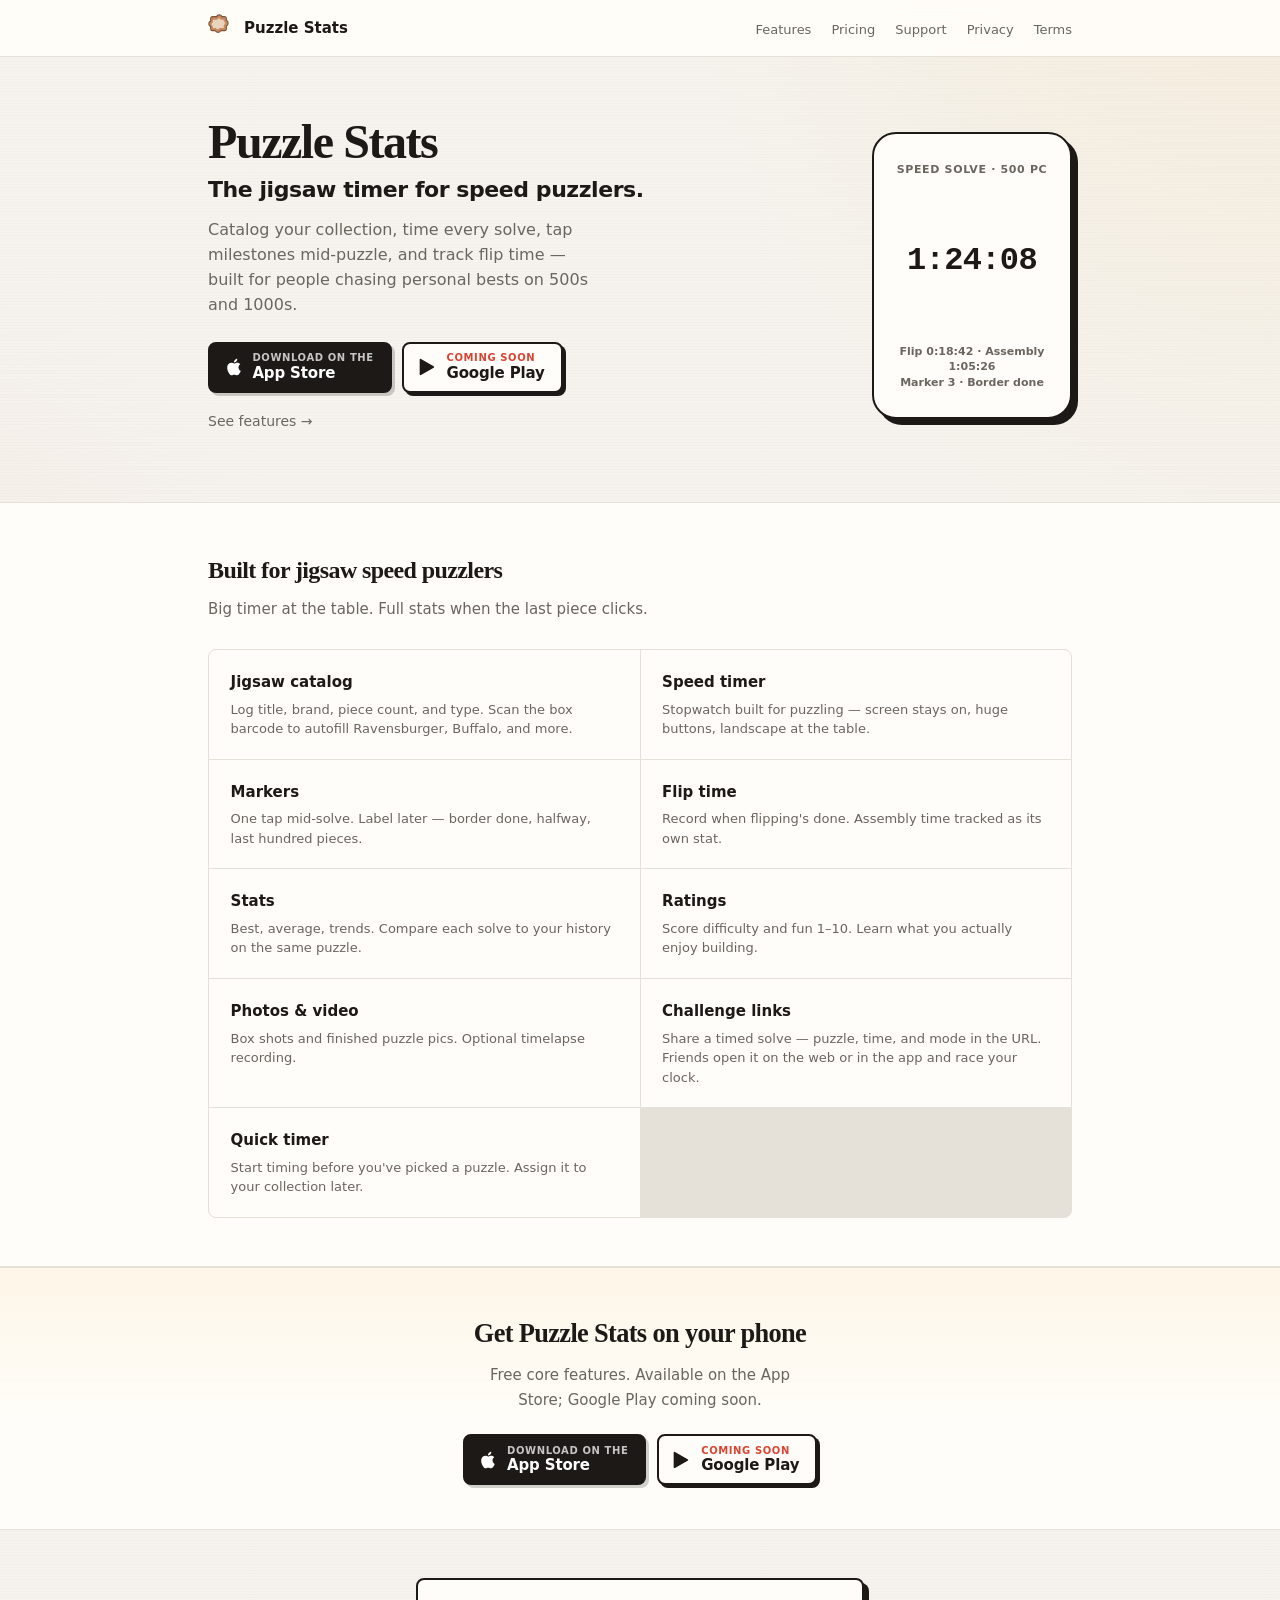
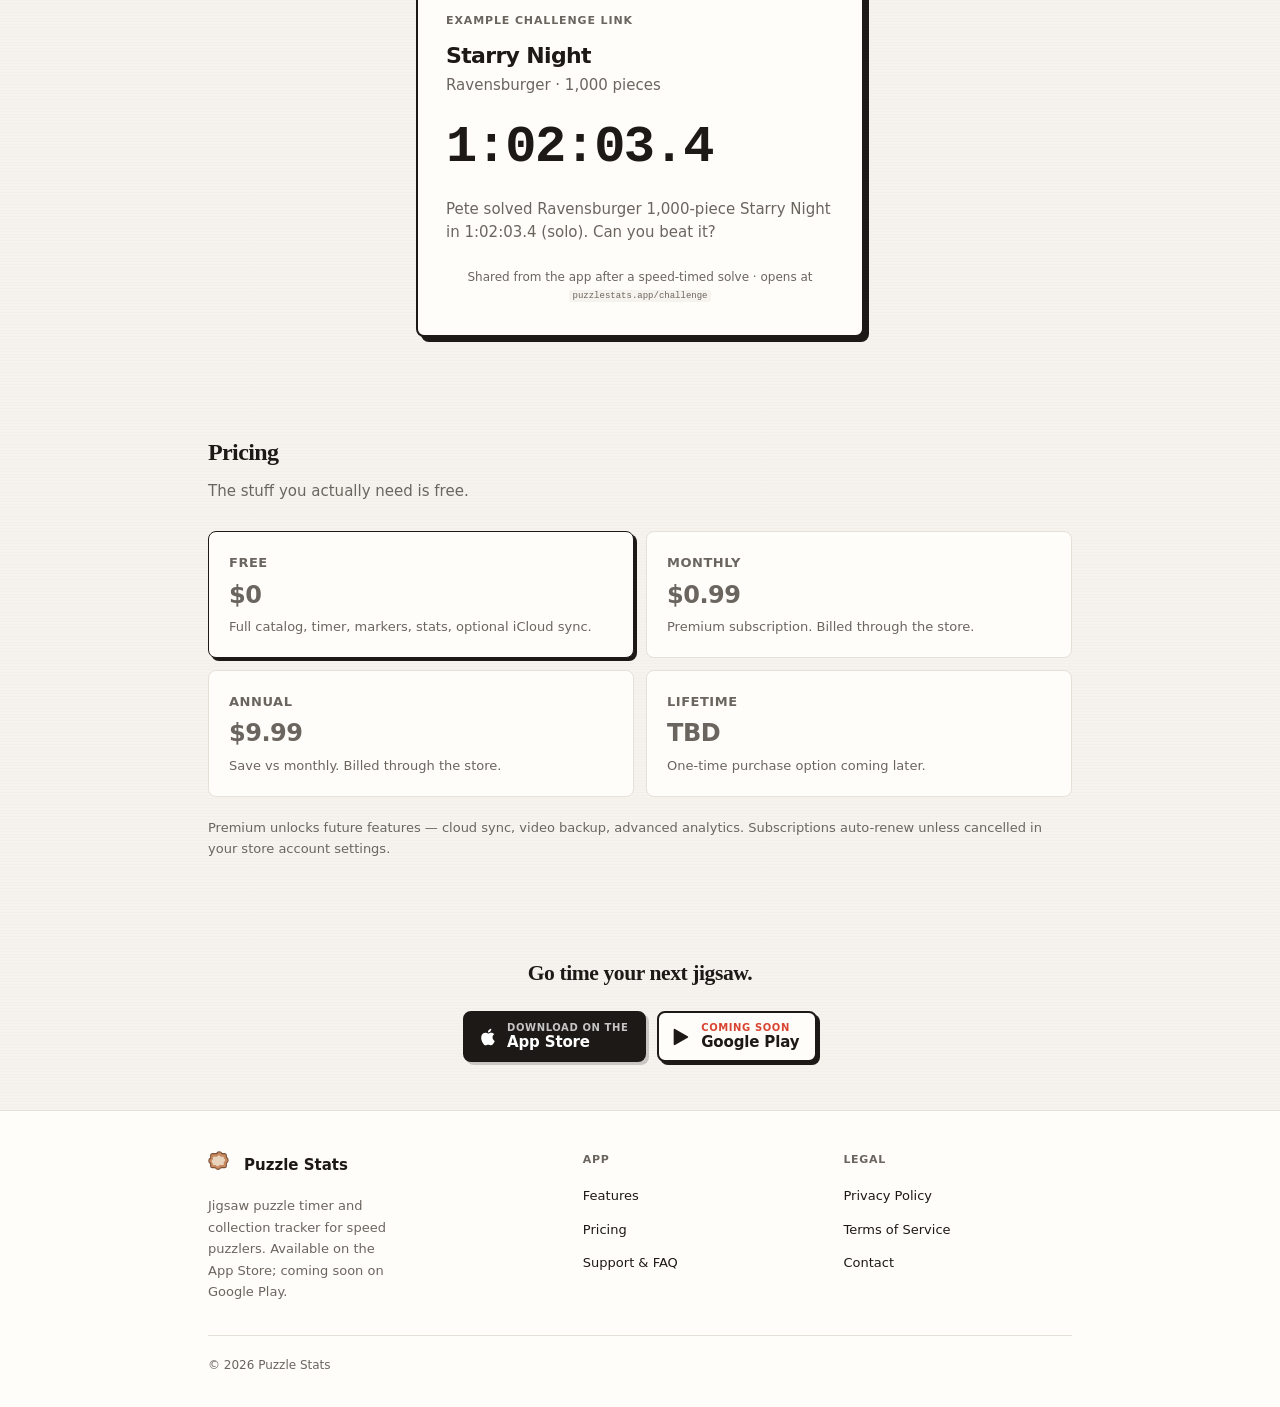
<file: index.html>
<!DOCTYPE html>
<html lang="en">
<head>
  <meta charset="UTF-8">
  <meta name="viewport" content="width=device-width, initial-scale=1.0">
  <title>Puzzle Stats — Jigsaw Puzzle Timer for Speed Puzzlers</title>
  <meta name="description" content="Time your jigsaw solves, track flip time, and log your collection. Puzzle Stats — the speed-puzzling timer for iOS and Android. Available on the App Store; coming soon on Google Play.">
  <meta name="keywords" content="puzzle timer, jigsaw puzzle tracker, puzzle stats, speed puzzling, puzzle app iOS, puzzle app Android">
  <meta name="author" content="Puzzle Stats">
  <meta name="robots" content="index, follow, max-image-preview:large, max-snippet:-1, max-video-preview:-1">
  <meta name="googlebot" content="index, follow">
  <meta name="application-name" content="Puzzle Stats">
  <meta name="apple-mobile-web-app-title" content="Puzzle Stats">
  <meta name="theme-color" content="#f6f3ee">
  <link rel="icon" href="/assets/favicon.svg" type="image/svg+xml">
  <link rel="apple-touch-icon" href="/assets/favicon.svg">
  <link rel="canonical" href="https://puzzlestats.app/">
  <!--
    Google Search Console ownership (HTML meta method):
    In Search Console → Settings → Ownership verification → HTML tag,
    copy the meta tag Google gives you and paste it below this comment
    (replace PASTE_CODE_FROM_GOOGLE with the real content value).
    Do not invent a token. Prefer DNS TXT verification when possible.
    <meta name="google-site-verification" content="PASTE_CODE_FROM_GOOGLE">
  -->
  <meta property="og:type" content="website">
  <meta property="og:url" content="https://puzzlestats.app/">
  <meta property="og:title" content="Puzzle Stats — Jigsaw Timer for Speed Puzzlers">
  <meta property="og:description" content="Time jigsaw solves, track flip time, and build your puzzle collection. Built for speed puzzlers — available on iOS, coming soon on Android.">
  <meta property="og:site_name" content="Puzzle Stats">
  <meta property="og:locale" content="en_US">
  <meta property="og:image" content="https://puzzlestats.app/assets/og-image.svg">
  <meta property="og:image:width" content="1200">
  <meta property="og:image:height" content="630">
  <meta property="og:image:alt" content="Puzzle Stats">
  <meta name="twitter:card" content="summary_large_image">
  <meta name="twitter:title" content="Puzzle Stats — Jigsaw Puzzle Timer">
  <meta name="twitter:description" content="Catalog puzzles, time your solves, record milestones. Available on the App Store; coming soon on Google Play.">
  <meta name="twitter:image" content="https://puzzlestats.app/assets/og-image.svg">
  <link rel="stylesheet" href="css/styles.css">
  <script type="application/ld+json">
  {
    "@context": "https://schema.org",
    "@graph": [
      {
        "@type": "WebSite",
        "@id": "https://puzzlestats.app/#website",
        "url": "https://puzzlestats.app/",
        "name": "Puzzle Stats",
        "publisher": { "@id": "https://puzzlestats.app/#organization" },
        "inLanguage": "en-US"
      },
      {
        "@type": "Organization",
        "@id": "https://puzzlestats.app/#organization",
        "name": "Puzzle Stats",
        "url": "https://puzzlestats.app/",
        "logo": { "@type": "ImageObject", "url": "https://puzzlestats.app/assets/favicon.svg" },
        "contactPoint": {
          "@type": "ContactPoint",
          "email": "puzzlestatsapp@gmail.com",
          "contactType": "customer support"
        }
      },
      {
        "@type": "SoftwareApplication",
        "@id": "https://puzzlestats.app/#app",
        "name": "Puzzle Stats",
        "operatingSystem": "iOS, Android",
        "applicationCategory": "LifestyleApplication",
        "offers": [
          { "@type": "Offer", "price": "0", "priceCurrency": "USD" },
          { "@type": "Offer", "price": "0.99", "priceCurrency": "USD" },
          { "@type": "Offer", "price": "9.99", "priceCurrency": "USD" }
        ]
      }
    ]
  }
  </script>
</head>
<body>
  <header class="site-header">
    <div class="container container--wide">
      <a href="/" class="logo" aria-label="Puzzle Stats home">
        <img src="/assets/favicon.svg" alt="" class="logo-icon" width="28" height="28">
        Puzzle Stats
      </a>
      <button class="nav-toggle" type="button" aria-label="Menu" aria-expanded="false" aria-controls="site-nav">
        <svg width="22" height="22" viewBox="0 0 24 24" fill="none" stroke="currentColor" stroke-width="2"><path d="M4 6h16M4 12h16M4 18h16"/></svg>
      </button>
      <nav id="site-nav">
        <ul class="nav-links">
          <li><a href="#features">Features</a></li>
          <li><a href="#pricing">Pricing</a></li>
          <li><a href="support.html">Support</a></li>
          <li><a href="privacy.html">Privacy</a></li>
          <li><a href="terms.html">Terms</a></li>
        </ul>
      </nav>
    </div>
  </header>

  <main>
    <section class="hero">
      <div class="container container--wide hero-grid">
        <div class="hero-copy">
          <h1 class="hero-brand">Puzzle Stats</h1>
          <p class="hero-tagline">The jigsaw timer for speed puzzlers.</p>
          <p class="hero-lead">Catalog your collection, time every solve, tap milestones mid-puzzle, and track flip time — built for people chasing personal bests on 500s and 1000s.</p>
          <div class="store-badges" role="group" aria-label="App availability">
            <a class="store-badge" data-store="app" href="https://apps.apple.com/app/puzzle-stats/id6787608046" target="_blank" rel="noopener noreferrer">
              <svg viewBox="0 0 24 24" fill="currentColor" aria-hidden="true"><path d="M18.71 19.5c-.83 1.24-1.71 2.45-3.05 2.47-1.34.03-1.77-.79-3.29-.79-1.53 0-2 .77-3.27.82-1.31.05-2.3-1.32-3.14-2.53C4.25 17 2.94 12.45 4.7 9.39c.87-1.52 2.43-2.48 4.12-2.51 1.28-.02 2.5.87 3.29.87.78 0 2.26-1.07 3.8-.91.65.03 2.47.26 3.64 1.98-.09.06-2.17 1.28-2.15 3.81.03 3.02 2.65 4.03 2.68 4.04-.03.07-.42 1.44-1.38 2.83M13 3.5c.73-.83 1.94-1.46 2.94-1.5.13 1.17-.34 2.35-1.04 3.19-.69.85-1.83 1.51-2.95 1.42-.15-1.15.41-2.35 1.05-3.11z"/></svg>
              <span class="store-badge-text">
                <span class="store-badge-label">Download on the</span>
                <span class="store-badge-store">App Store</span>
              </span>
            </a>
            <span class="store-badge store-badge--soon" data-store="play" aria-disabled="true">
              <svg viewBox="0 0 24 24" fill="currentColor" aria-hidden="true"><path d="M3.6 2.3C3.2 2.1 2.8 2.1 2.5 2.3 2.2 2.5 2 2.8 2 3.2v17.6c0 .4.2.7.5.9.3.2.7.2 1.1 0l15.2-8.8c.4-.2.6-.6.6-.9s-.2-.7-.6-.9L3.6 2.3z"/></svg>
              <span class="store-badge-text">
                <span class="store-badge-label">Coming soon</span>
                <span class="store-badge-store">Google Play</span>
              </span>
            </span>
          </div>
          <a href="#features" class="text-link hero-features-link">See features →</a>
        </div>
        <div class="hero-visual" aria-hidden="true">
          <p class="mock-label">Speed solve · 500 pc</p>
          <p class="mock-timer">1:24:08</p>
          <p class="mock-meta">Flip 0:18:42 · Assembly 1:05:26<br>Marker 3 · Border done</p>
        </div>
      </div>
    </section>

    <section class="section section--alt" id="features">
      <div class="container container--wide">
        <div class="section-head">
          <h2>Built for jigsaw speed puzzlers</h2>
          <p>Big timer at the table. Full stats when the last piece clicks.</p>
        </div>
        <div class="feature-grid">
          <article class="feature-item">
            <h3>Jigsaw catalog</h3>
            <p>Log title, brand, piece count, and type. Scan the box barcode to autofill Ravensburger, Buffalo, and more.</p>
          </article>
          <article class="feature-item">
            <h3>Speed timer</h3>
            <p>Stopwatch built for puzzling — screen stays on, huge buttons, landscape at the table.</p>
          </article>
          <article class="feature-item">
            <h3>Markers</h3>
            <p>One tap mid-solve. Label later — border done, halfway, last hundred pieces.</p>
          </article>
          <article class="feature-item">
            <h3>Flip time</h3>
            <p>Record when flipping's done. Assembly time tracked as its own stat.</p>
          </article>
          <article class="feature-item">
            <h3>Stats</h3>
            <p>Best, average, trends. Compare each solve to your history on the same puzzle.</p>
          </article>
          <article class="feature-item">
            <h3>Ratings</h3>
            <p>Score difficulty and fun 1–10. Learn what you actually enjoy building.</p>
          </article>
          <article class="feature-item">
            <h3>Photos &amp; video</h3>
            <p>Box shots and finished puzzle pics. Optional timelapse recording.</p>
          </article>
          <article class="feature-item">
            <h3>Challenge links</h3>
            <p>Share a timed solve — puzzle, time, and mode in the URL. Friends open it on the web or in the app and race your clock.</p>
          </article>
          <article class="feature-item">
            <h3>Quick timer</h3>
            <p>Start timing before you've picked a puzzle. Assign it to your collection later.</p>
          </article>
        </div>
      </div>
    </section>

    <section class="promo-band" aria-labelledby="promo-heading">
      <div class="container">
        <h2 id="promo-heading">Get Puzzle Stats on your phone</h2>
        <p>Free core features. Available on the App Store; Google Play coming soon.</p>
        <div class="store-badges store-badges--center" role="group" aria-label="App availability">
          <a class="store-badge" data-store="app" href="https://apps.apple.com/app/puzzle-stats/id6787608046" target="_blank" rel="noopener noreferrer">
            <svg viewBox="0 0 24 24" fill="currentColor" aria-hidden="true"><path d="M18.71 19.5c-.83 1.24-1.71 2.45-3.05 2.47-1.34.03-1.77-.79-3.29-.79-1.53 0-2 .77-3.27.82-1.31.05-2.3-1.32-3.14-2.53C4.25 17 2.94 12.45 4.7 9.39c.87-1.52 2.43-2.48 4.12-2.51 1.28-.02 2.5.87 3.29.87.78 0 2.26-1.07 3.8-.91.65.03 2.47.26 3.64 1.98-.09.06-2.17 1.28-2.15 3.81.03 3.02 2.65 4.03 2.68 4.04-.03.07-.42 1.44-1.38 2.83M13 3.5c.73-.83 1.94-1.46 2.94-1.5.13 1.17-.34 2.35-1.04 3.19-.69.85-1.83 1.51-2.95 1.42-.15-1.15.41-2.35 1.05-3.11z"/></svg>
            <span class="store-badge-text">
              <span class="store-badge-label">Download on the</span>
              <span class="store-badge-store">App Store</span>
            </span>
          </a>
          <span class="store-badge store-badge--soon" data-store="play" aria-disabled="true">
            <svg viewBox="0 0 24 24" fill="currentColor" aria-hidden="true"><path d="M3.6 2.3C3.2 2.1 2.8 2.1 2.5 2.3 2.2 2.5 2 2.8 2 3.2v17.6c0 .4.2.7.5.9.3.2.7.2 1.1 0l15.2-8.8c.4-.2.6-.6.6-.9s-.2-.7-.6-.9L3.6 2.3z"/></svg>
            <span class="store-badge-text">
              <span class="store-badge-label">Coming soon</span>
              <span class="store-badge-store">Google Play</span>
            </span>
          </span>
        </div>
      </div>
    </section>

    <section class="section" id="challenges">
      <div class="container">
        <div class="challenge-card challenge-card--preview">
          <p class="challenge-eyebrow">Example challenge link</p>
          <h2 class="challenge-title">Starry Night</h2>
          <p class="challenge-sub">Ravensburger · 1,000 pieces</p>
          <p class="challenge-time">1:02:03.4</p>
          <p class="challenge-copy">Pete solved Ravensburger 1,000-piece Starry Night in 1:02:03.4 (solo). Can you beat it?</p>
          <p class="challenge-note" style="margin-top:0">Shared from the app after a speed-timed solve · opens at <code>puzzlestats.app/challenge</code></p>
        </div>
      </div>
    </section>

    <section class="section" id="pricing">
      <div class="container container--wide">
        <div class="section-head">
          <h2>Pricing</h2>
          <p>The stuff you actually need is free.</p>
        </div>
        <div class="pricing-grid">
          <div class="pricing-card pricing-card--highlight">
            <h3>Free</h3>
            <p class="price">$0</p>
            <p>Full catalog, timer, markers, stats, optional iCloud sync.</p>
          </div>
          <div class="pricing-card">
            <h3>Monthly</h3>
            <p class="price">$0.99</p>
            <p>Premium subscription. Billed through the store.</p>
          </div>
          <div class="pricing-card">
            <h3>Annual</h3>
            <p class="price">$9.99</p>
            <p>Save vs monthly. Billed through the store.</p>
          </div>
          <div class="pricing-card">
            <h3>Lifetime</h3>
            <p class="price">TBD</p>
            <p>One-time purchase option coming later.</p>
          </div>
        </div>
        <p class="pricing-note">Premium unlocks future features — cloud sync, video backup, advanced analytics. Subscriptions auto-renew unless cancelled in your store account settings.</p>
      </div>
    </section>

    <section class="cta-band">
      <div class="container">
        <p>Go time your next jigsaw.</p>
        <div class="store-badges store-badges--center" role="group" aria-label="App availability">
          <a class="store-badge" data-store="app" href="https://apps.apple.com/app/puzzle-stats/id6787608046" target="_blank" rel="noopener noreferrer">
            <svg viewBox="0 0 24 24" fill="currentColor" aria-hidden="true"><path d="M18.71 19.5c-.83 1.24-1.71 2.45-3.05 2.47-1.34.03-1.77-.79-3.29-.79-1.53 0-2 .77-3.27.82-1.31.05-2.3-1.32-3.14-2.53C4.25 17 2.94 12.45 4.7 9.39c.87-1.52 2.43-2.48 4.12-2.51 1.28-.02 2.5.87 3.29.87.78 0 2.26-1.07 3.8-.91.65.03 2.47.26 3.64 1.98-.09.06-2.17 1.28-2.15 3.81.03 3.02 2.65 4.03 2.68 4.04-.03.07-.42 1.44-1.38 2.83M13 3.5c.73-.83 1.94-1.46 2.94-1.5.13 1.17-.34 2.35-1.04 3.19-.69.85-1.83 1.51-2.95 1.42-.15-1.15.41-2.35 1.05-3.11z"/></svg>
            <span class="store-badge-text">
              <span class="store-badge-label">Download on the</span>
              <span class="store-badge-store">App Store</span>
            </span>
          </a>
          <span class="store-badge store-badge--soon" data-store="play" aria-disabled="true">
            <svg viewBox="0 0 24 24" fill="currentColor" aria-hidden="true"><path d="M3.6 2.3C3.2 2.1 2.8 2.1 2.5 2.3 2.2 2.5 2 2.8 2 3.2v17.6c0 .4.2.7.5.9.3.2.7.2 1.1 0l15.2-8.8c.4-.2.6-.6.6-.9s-.2-.7-.6-.9L3.6 2.3z"/></svg>
            <span class="store-badge-text">
              <span class="store-badge-label">Coming soon</span>
              <span class="store-badge-store">Google Play</span>
            </span>
          </span>
        </div>
      </div>
    </section>
  </main>

  <footer class="site-footer">
    <div class="footer-grid">
      <div class="footer-brand">
        <a href="/" class="logo">
          <img src="/assets/favicon.svg" alt="" class="logo-icon" width="28" height="28">
          Puzzle Stats
        </a>
        <p>Jigsaw puzzle timer and collection tracker for speed puzzlers. Available on the App Store; coming soon on Google Play.</p>
      </div>
      <div class="footer-col">
        <h4>App</h4>
        <ul>
          <li><a href="#features">Features</a></li>
          <li><a href="#pricing">Pricing</a></li>
          <li><a href="support.html">Support &amp; FAQ</a></li>
        </ul>
      </div>
      <div class="footer-col">
        <h4>Legal</h4>
        <ul>
          <li><a href="privacy.html">Privacy Policy</a></li>
          <li><a href="terms.html">Terms of Service</a></li>
          <li><a href="mailto:puzzlestatsapp@gmail.com">Contact</a></li>
        </ul>
      </div>
    </div>
    <p class="footer-bottom">© 2026 Puzzle Stats</p>
  </footer>

  <div class="mobile-store-bar" aria-label="Get the app">
    <p class="mobile-store-bar-label">Puzzle Stats · Available on iOS</p>
    <a class="store-badge store-badge--compact" data-store="app" href="https://apps.apple.com/app/puzzle-stats/id6787608046" target="_blank" rel="noopener noreferrer">
      <svg viewBox="0 0 24 24" fill="currentColor" aria-hidden="true"><path d="M18.71 19.5c-.83 1.24-1.71 2.45-3.05 2.47-1.34.03-1.77-.79-3.29-.79-1.53 0-2 .77-3.27.82-1.31.05-2.3-1.32-3.14-2.53C4.25 17 2.94 12.45 4.7 9.39c.87-1.52 2.43-2.48 4.12-2.51 1.28-.02 2.5.87 3.29.87.78 0 2.26-1.07 3.8-.91.65.03 2.47.26 3.64 1.98-.09.06-2.17 1.28-2.15 3.81.03 3.02 2.65 4.03 2.68 4.04-.03.07-.42 1.44-1.38 2.83M13 3.5c.73-.83 1.94-1.46 2.94-1.5.13 1.17-.34 2.35-1.04 3.19-.69.85-1.83 1.51-2.95 1.42-.15-1.15.41-2.35 1.05-3.11z"/></svg>
      <span class="store-badge-store">App Store</span>
    </a>
  </div>

  <script src="/js/site-config.js"></script>
  <script>
    document.querySelector('.nav-toggle')?.addEventListener('click', function () {
      const nav = document.querySelector('.nav-links');
      const open = nav.classList.toggle('open');
      this.setAttribute('aria-expanded', open);
    });
    document.querySelectorAll('.nav-links a').forEach(function (link) {
      link.addEventListener('click', function () {
        document.querySelector('.nav-links')?.classList.remove('open');
        document.querySelector('.nav-toggle')?.setAttribute('aria-expanded', 'false');
      });
    });
    window.PUZZLESTATS?.hydrateStoreBadges?.(document, 'homepage');
  </script>
</body>
</html>
</file>
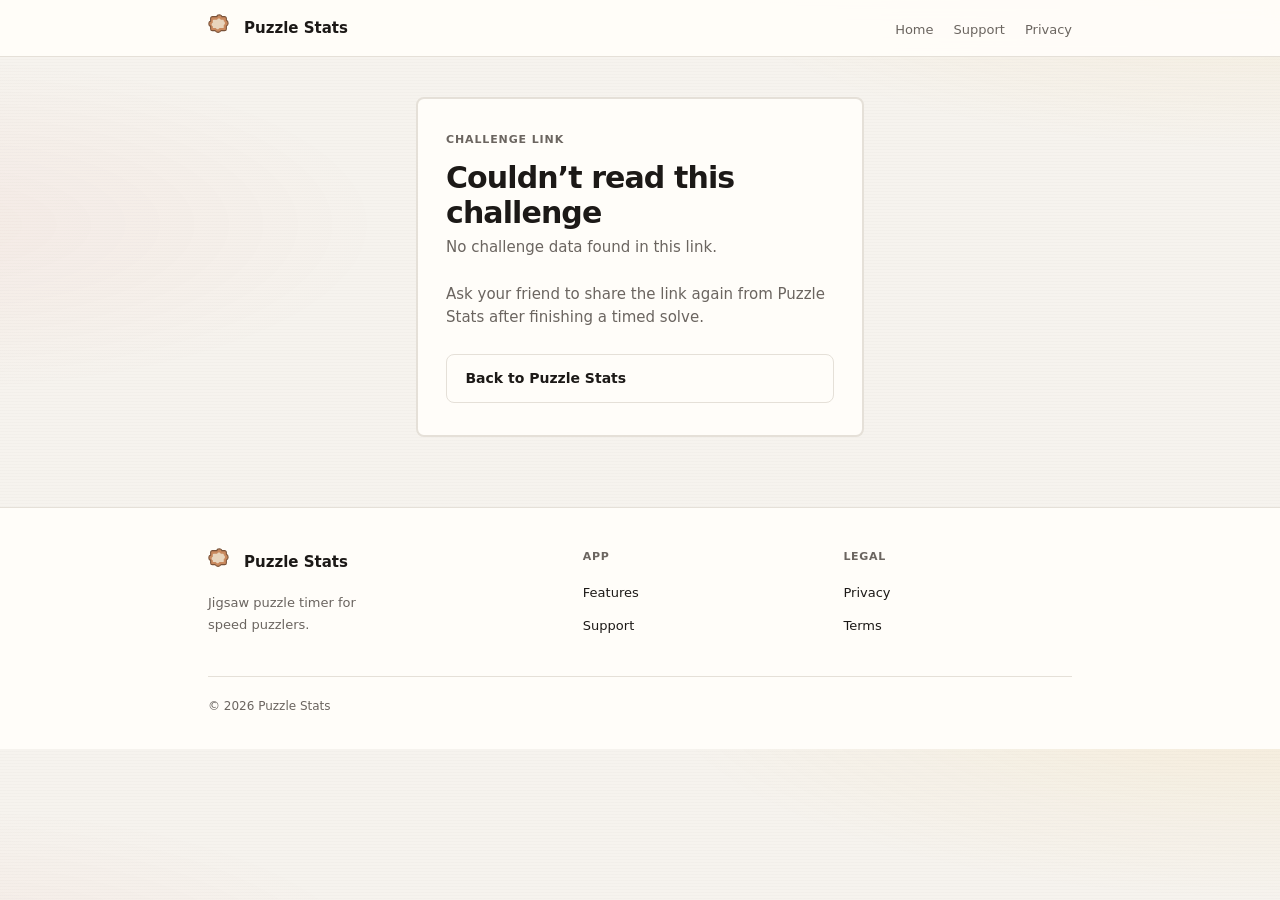
<file: challenge/index.html>
<!DOCTYPE html>
<html lang="en">
<head>
  <meta charset="UTF-8">
  <meta name="viewport" content="width=device-width, initial-scale=1.0">
  <title>Challenge — Puzzle Stats</title>
  <meta name="description" content="Accept a jigsaw speed puzzle challenge from a friend.">
  <meta name="robots" content="noindex">
  <meta name="theme-color" content="#f6f3ee">
  <link rel="icon" href="/assets/favicon.svg" type="image/svg+xml">
  <link rel="canonical" href="https://puzzlestats.app/challenge">
  <meta property="og:type" content="website">
  <meta property="og:url" content="https://puzzlestats.app/challenge">
  <meta property="og:site_name" content="Puzzle Stats">
  <meta property="og:image" content="https://puzzlestats.app/assets/og-image.svg">
  <meta name="twitter:card" content="summary">
  <link rel="stylesheet" href="/css/styles.css">
</head>
<body>
  <header class="site-header">
    <div class="container container--wide">
      <a href="/" class="logo" aria-label="Puzzle Stats home">
        <img src="/assets/favicon.svg" alt="" class="logo-icon" width="28" height="28">
        Puzzle Stats
      </a>
      <button class="nav-toggle" aria-label="Menu" aria-expanded="false">
        <svg width="22" height="22" viewBox="0 0 24 24" fill="none" stroke="currentColor" stroke-width="2"><path d="M4 6h16M4 12h16M4 18h16"/></svg>
      </button>
      <nav>
        <ul class="nav-links">
          <li><a href="/">Home</a></li>
          <li><a href="/support.html">Support</a></li>
          <li><a href="/privacy.html">Privacy</a></li>
        </ul>
      </nav>
    </div>
  </header>

  <main class="challenge-page">
    <div class="container" id="challenge-root">
      <p class="challenge-loading">Loading challenge…</p>
    </div>
  </main>

  <footer class="site-footer">
    <div class="footer-grid">
      <div class="footer-brand">
        <a href="/" class="logo">
          <img src="/assets/favicon.svg" alt="" class="logo-icon" width="28" height="28">
          Puzzle Stats
        </a>
        <p>Jigsaw puzzle timer for speed puzzlers.</p>
      </div>
      <div class="footer-col">
        <h4>App</h4>
        <ul>
          <li><a href="/#features">Features</a></li>
          <li><a href="/support.html">Support</a></li>
        </ul>
      </div>
      <div class="footer-col">
        <h4>Legal</h4>
        <ul>
          <li><a href="/privacy.html">Privacy</a></li>
          <li><a href="/terms.html">Terms</a></li>
        </ul>
      </div>
    </div>
    <p class="footer-bottom">© 2026 Puzzle Stats</p>
  </footer>

  <script src="/js/site-config.js"></script>
  <script src="/js/challenge.js"></script>
  <script>
    document.querySelector('.nav-toggle')?.addEventListener('click', function () {
      const nav = document.querySelector('.nav-links');
      const open = nav.classList.toggle('open');
      this.setAttribute('aria-expanded', open);
    });
    ChallengeShare.bootstrap({});
  </script>
</body>
</html>
</file>
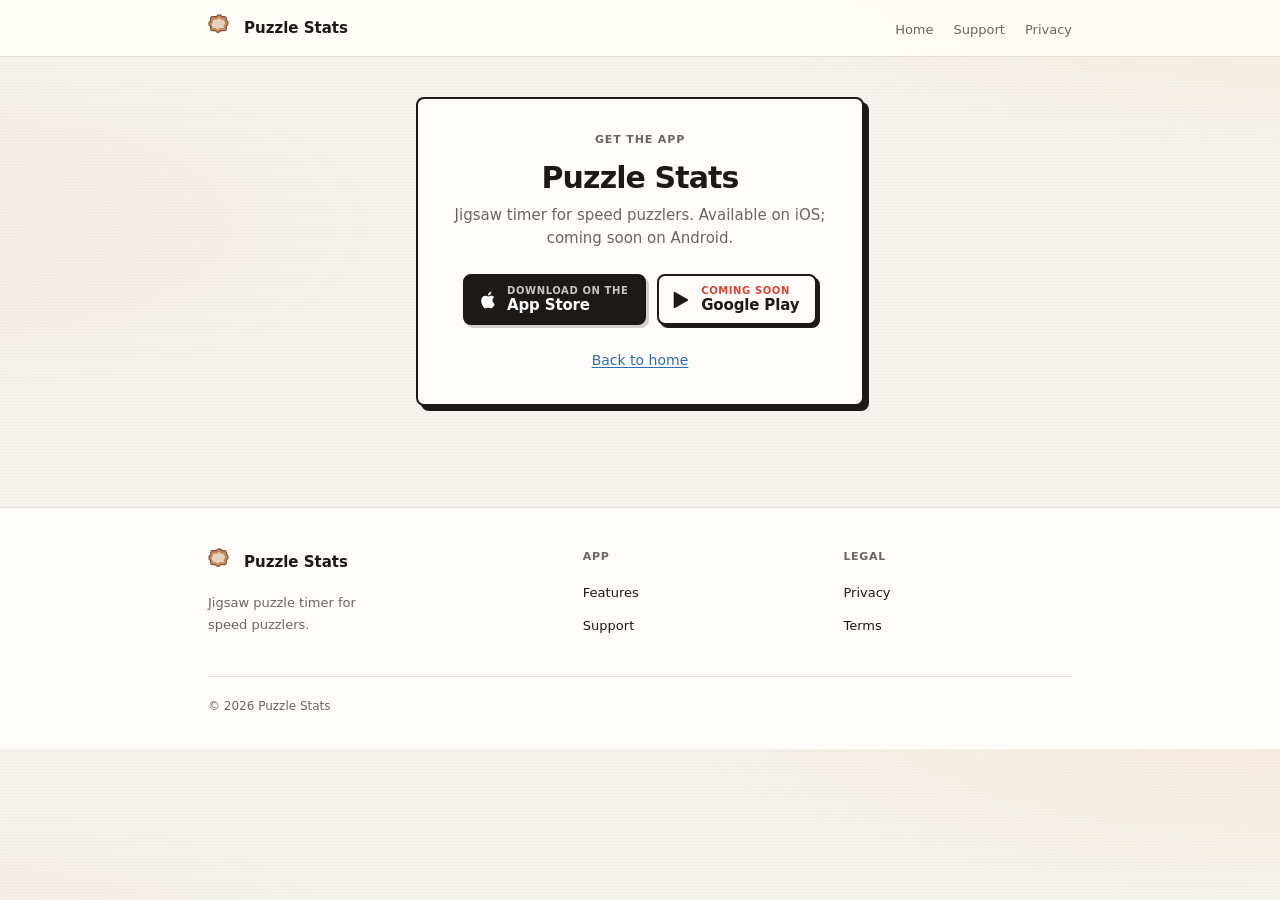
<file: download/index.html>
<!DOCTYPE html>
<html lang="en">
<head>
  <meta charset="UTF-8">
  <meta name="viewport" content="width=device-width, initial-scale=1.0">
  <title>Download — Puzzle Stats</title>
  <meta name="description" content="Get Puzzle Stats on the App Store. Coming soon on Google Play.">
  <meta name="robots" content="noindex, nofollow">
  <meta name="theme-color" content="#f6f3ee">
  <link rel="icon" href="/assets/favicon.svg" type="image/svg+xml">
  <link rel="canonical" href="https://puzzlestats.app/download">
  <meta property="og:type" content="website">
  <meta property="og:url" content="https://puzzlestats.app/download">
  <meta property="og:site_name" content="Puzzle Stats">
  <meta property="og:title" content="Download Puzzle Stats">
  <meta property="og:description" content="Get Puzzle Stats on the App Store. Coming soon on Google Play.">
  <meta property="og:image" content="https://puzzlestats.app/assets/og-image.svg">
  <meta name="twitter:card" content="summary">
  <link rel="stylesheet" href="/css/styles.css">
</head>
<body>
  <header class="site-header">
    <div class="container container--wide">
      <a href="/" class="logo" aria-label="Puzzle Stats home">
        <img src="/assets/favicon.svg" alt="" class="logo-icon" width="28" height="28">
        Puzzle Stats
      </a>
      <button class="nav-toggle" aria-label="Menu" aria-expanded="false">
        <svg width="22" height="22" viewBox="0 0 24 24" fill="none" stroke="currentColor" stroke-width="2"><path d="M4 6h16M4 12h16M4 18h16"/></svg>
      </button>
      <nav>
        <ul class="nav-links">
          <li><a href="/">Home</a></li>
          <li><a href="/support.html">Support</a></li>
          <li><a href="/privacy.html">Privacy</a></li>
        </ul>
      </nav>
    </div>
  </header>

  <main class="download-page" id="download-root">
    <div class="container">
      <p class="download-status" id="download-status">Opening the store…</p>

      <div class="download-card" id="download-landing" hidden>
        <p class="download-eyebrow">Get the app</p>
        <h1 class="download-title">Puzzle Stats</h1>
        <p class="download-sub">Jigsaw timer for speed puzzlers. Available on iOS; coming soon on Android.</p>
        <p class="download-source" id="download-source" hidden></p>
        <div class="store-badges store-badges--center" role="group" aria-label="App availability">
          <a class="store-badge" data-store="app" href="https://apps.apple.com/app/puzzle-stats/id6787608046" target="_blank" rel="noopener noreferrer">
            <svg viewBox="0 0 24 24" fill="currentColor" aria-hidden="true"><path d="M18.71 19.5c-.83 1.24-1.71 2.45-3.05 2.47-1.34.03-1.77-.79-3.29-.79-1.53 0-2 .77-3.27.82-1.31.05-2.3-1.32-3.14-2.53C4.25 17 2.94 12.45 4.7 9.39c.87-1.52 2.43-2.48 4.12-2.51 1.28-.02 2.5.87 3.29.87.78 0 2.26-1.07 3.8-.91.65.03 2.47.26 3.64 1.98-.09.06-2.17 1.28-2.15 3.81.03 3.02 2.65 4.03 2.68 4.04-.03.07-.42 1.44-1.38 2.83M13 3.5c.73-.83 1.94-1.46 2.94-1.5.13 1.17-.34 2.35-1.04 3.19-.69.85-1.83 1.51-2.95 1.42-.15-1.15.41-2.35 1.05-3.11z"/></svg>
            <span class="store-badge-text">
              <span class="store-badge-label">Download on the</span>
              <span class="store-badge-store">App Store</span>
            </span>
          </a>
          <span class="store-badge store-badge--soon" data-store="play" aria-disabled="true">
            <svg viewBox="0 0 24 24" fill="currentColor" aria-hidden="true"><path d="M3.6 2.3C3.2 2.1 2.8 2.1 2.5 2.3 2.2 2.5 2 2.8 2 3.2v17.6c0 .4.2.7.5.9.3.2.7.2 1.1 0l15.2-8.8c.4-.2.6-.6.6-.9s-.2-.7-.6-.9L3.6 2.3z"/></svg>
            <span class="store-badge-text">
              <span class="store-badge-label">Coming soon</span>
              <span class="store-badge-store">Google Play</span>
            </span>
          </span>
        </div>
        <p class="download-home"><a href="/">Back to home</a></p>
      </div>
    </div>
  </main>

  <footer class="site-footer">
    <div class="footer-grid">
      <div class="footer-brand">
        <a href="/" class="logo">
          <img src="/assets/favicon.svg" alt="" class="logo-icon" width="28" height="28">
          Puzzle Stats
        </a>
        <p>Jigsaw puzzle timer for speed puzzlers.</p>
      </div>
      <div class="footer-col">
        <h4>App</h4>
        <ul>
          <li><a href="/#features">Features</a></li>
          <li><a href="/support.html">Support</a></li>
        </ul>
      </div>
      <div class="footer-col">
        <h4>Legal</h4>
        <ul>
          <li><a href="/privacy.html">Privacy</a></li>
          <li><a href="/terms.html">Terms</a></li>
        </ul>
      </div>
    </div>
    <p class="footer-bottom">© 2026 Puzzle Stats</p>
  </footer>

  <noscript>
    <div class="container" style="padding:2rem 0;text-align:center">
      <p><a href="https://apps.apple.com/app/puzzle-stats/id6787608046">Download on the App Store</a></p>
    </div>
  </noscript>

  <script src="/js/site-config.js"></script>
  <script src="/js/download.js"></script>
  <script>
    document.querySelector('.nav-toggle')?.addEventListener('click', function () {
      const nav = document.querySelector('.nav-links');
      const open = nav.classList.toggle('open');
      this.setAttribute('aria-expanded', open);
    });
  </script>
</body>
</html>
</file>
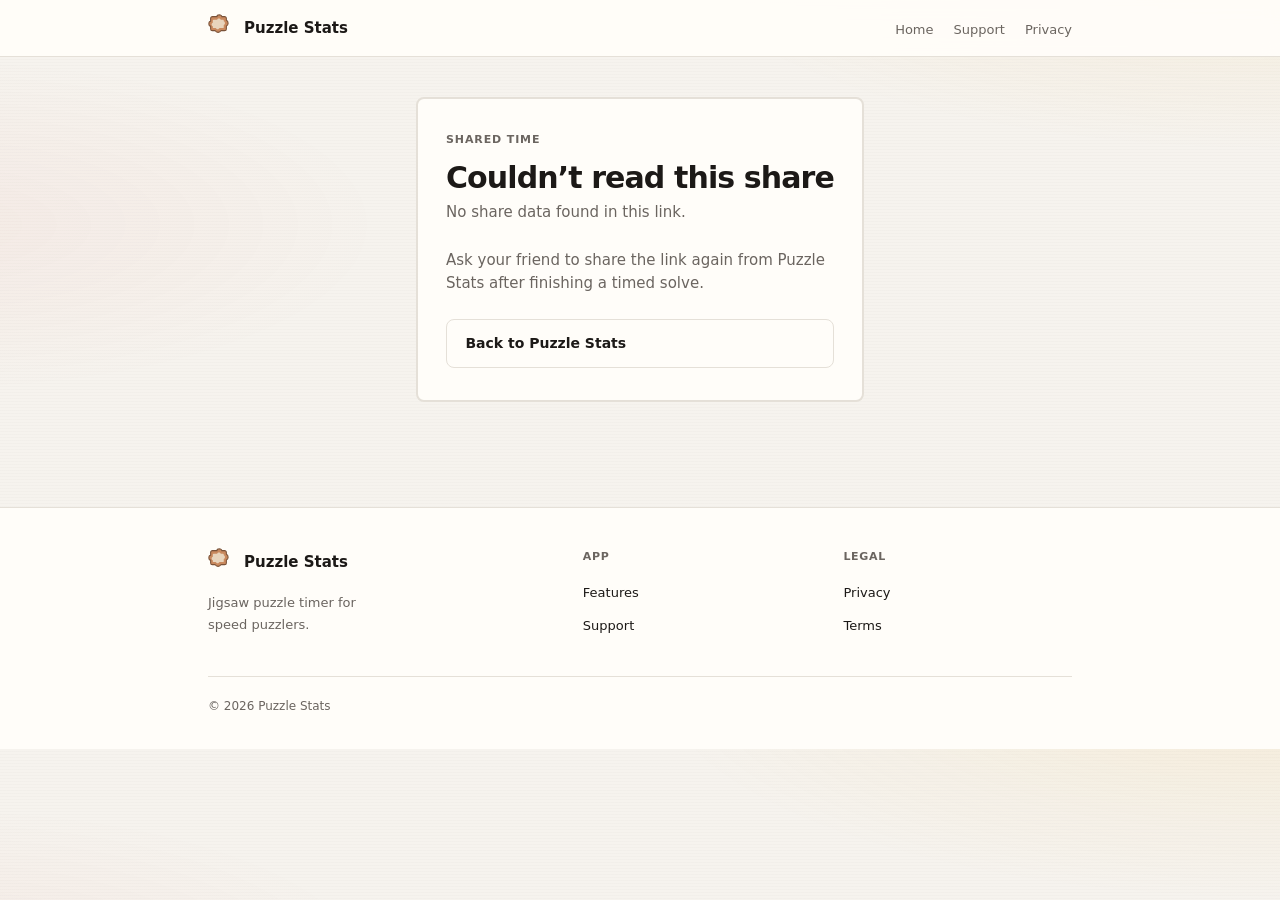
<file: share/index.html>
<!DOCTYPE html>
<html lang="en">
<head>
  <meta charset="UTF-8">
  <meta name="viewport" content="width=device-width, initial-scale=1.0">
  <title>Shared Time — Puzzle Stats</title>
  <meta name="description" content="Open a shared jigsaw solve time from a friend.">
  <meta name="robots" content="noindex">
  <meta name="theme-color" content="#f6f3ee">
  <link rel="icon" href="/assets/favicon.svg" type="image/svg+xml">
  <link rel="canonical" href="https://puzzlestats.app/share">
  <meta property="og:type" content="website">
  <meta property="og:url" content="https://puzzlestats.app/share">
  <meta property="og:site_name" content="Puzzle Stats">
  <meta property="og:image" content="https://puzzlestats.app/assets/og-image.svg">
  <meta name="twitter:card" content="summary">
  <link rel="stylesheet" href="/css/styles.css">
</head>
<body>
  <header class="site-header">
    <div class="container container--wide">
      <a href="/" class="logo" aria-label="Puzzle Stats home">
        <img src="/assets/favicon.svg" alt="" class="logo-icon" width="28" height="28">
        Puzzle Stats
      </a>
      <button class="nav-toggle" aria-label="Menu" aria-expanded="false">
        <svg width="22" height="22" viewBox="0 0 24 24" fill="none" stroke="currentColor" stroke-width="2"><path d="M4 6h16M4 12h16M4 18h16"/></svg>
      </button>
      <nav>
        <ul class="nav-links">
          <li><a href="/">Home</a></li>
          <li><a href="/support.html">Support</a></li>
          <li><a href="/privacy.html">Privacy</a></li>
        </ul>
      </nav>
    </div>
  </header>

  <main class="challenge-page">
    <div class="container" id="share-root">
      <p class="challenge-loading">Loading shared time…</p>
    </div>
  </main>

  <footer class="site-footer">
    <div class="footer-grid">
      <div class="footer-brand">
        <a href="/" class="logo">
          <img src="/assets/favicon.svg" alt="" class="logo-icon" width="28" height="28">
          Puzzle Stats
        </a>
        <p>Jigsaw puzzle timer for speed puzzlers.</p>
      </div>
      <div class="footer-col">
        <h4>App</h4>
        <ul>
          <li><a href="/#features">Features</a></li>
          <li><a href="/support.html">Support</a></li>
        </ul>
      </div>
      <div class="footer-col">
        <h4>Legal</h4>
        <ul>
          <li><a href="/privacy.html">Privacy</a></li>
          <li><a href="/terms.html">Terms</a></li>
        </ul>
      </div>
    </div>
    <p class="footer-bottom">© 2026 Puzzle Stats</p>
  </footer>

  <script src="/js/site-config.js"></script>
  <script src="/js/share.js"></script>
  <script>
    document.querySelector('.nav-toggle')?.addEventListener('click', function () {
      const nav = document.querySelector('.nav-links');
      const open = nav.classList.toggle('open');
      this.setAttribute('aria-expanded', open);
    });
    TimeShare.bootstrap({});
  </script>
</body>
</html>
</file>
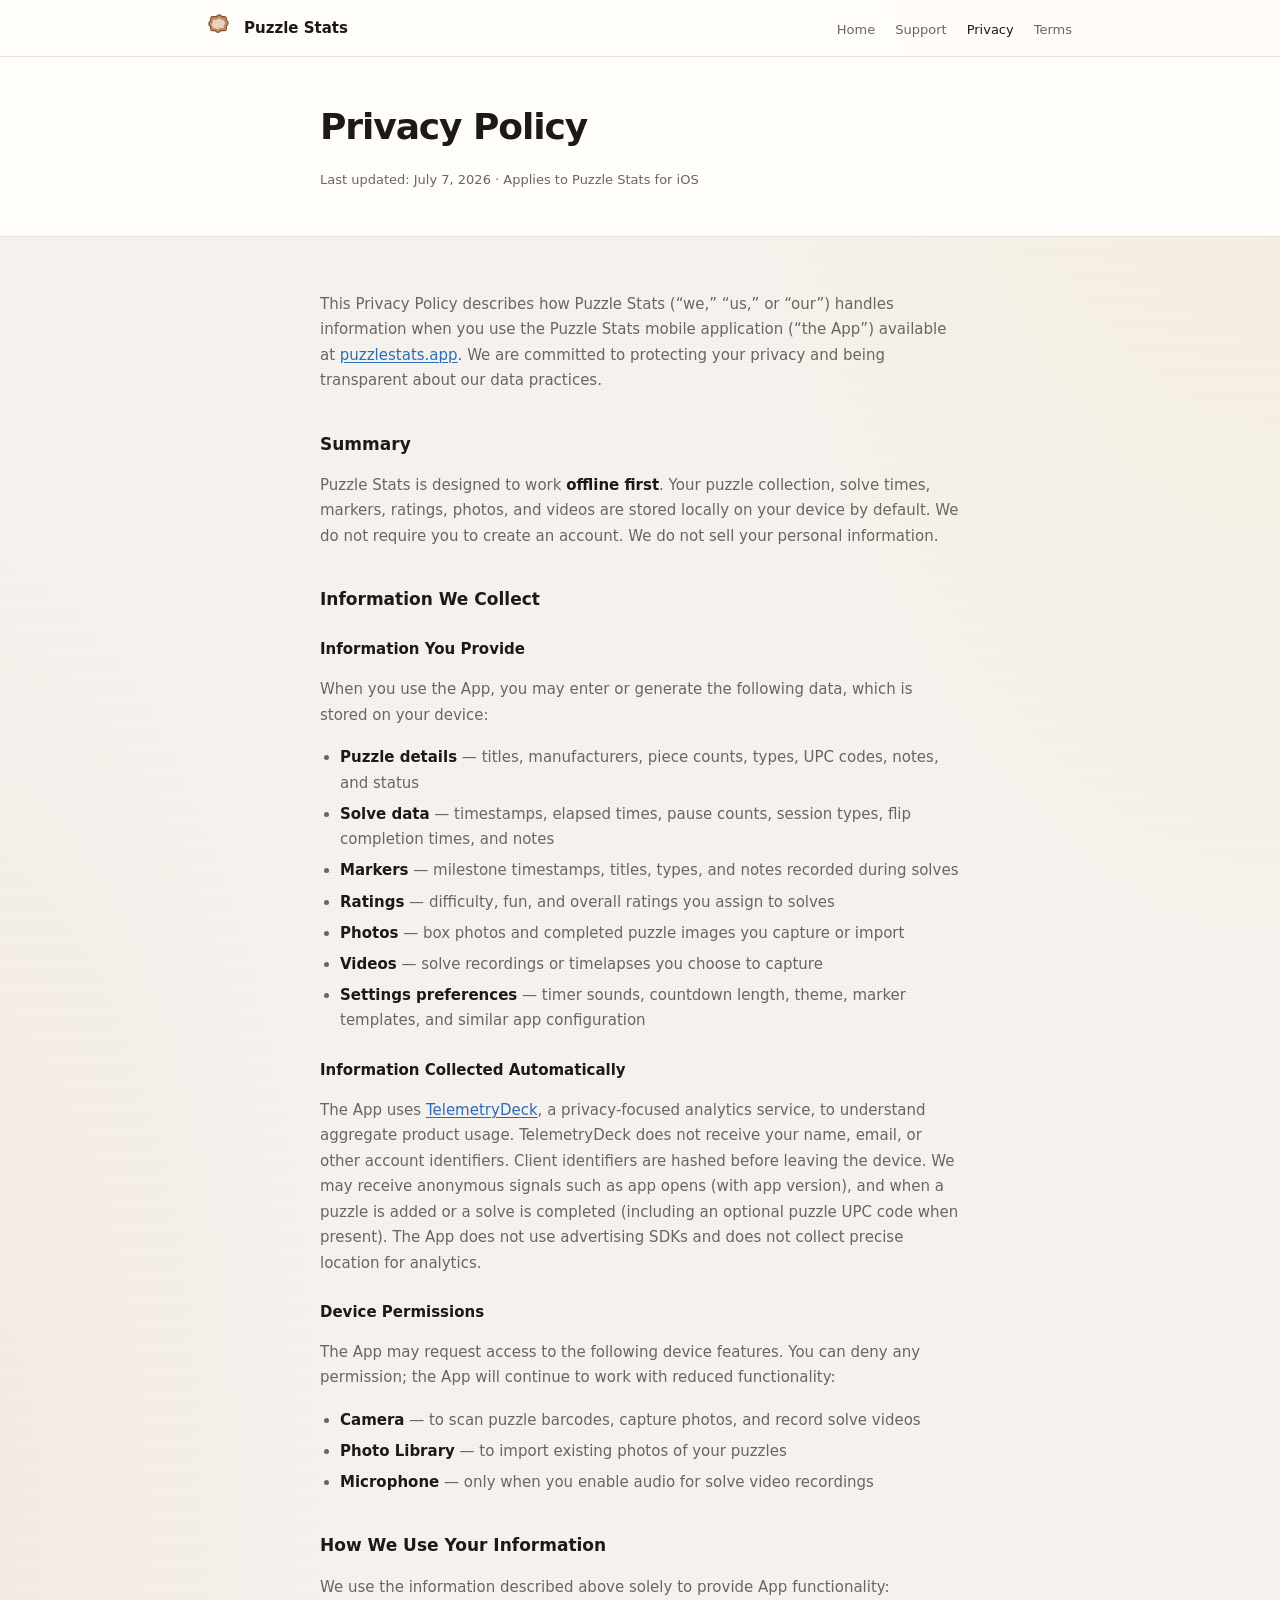
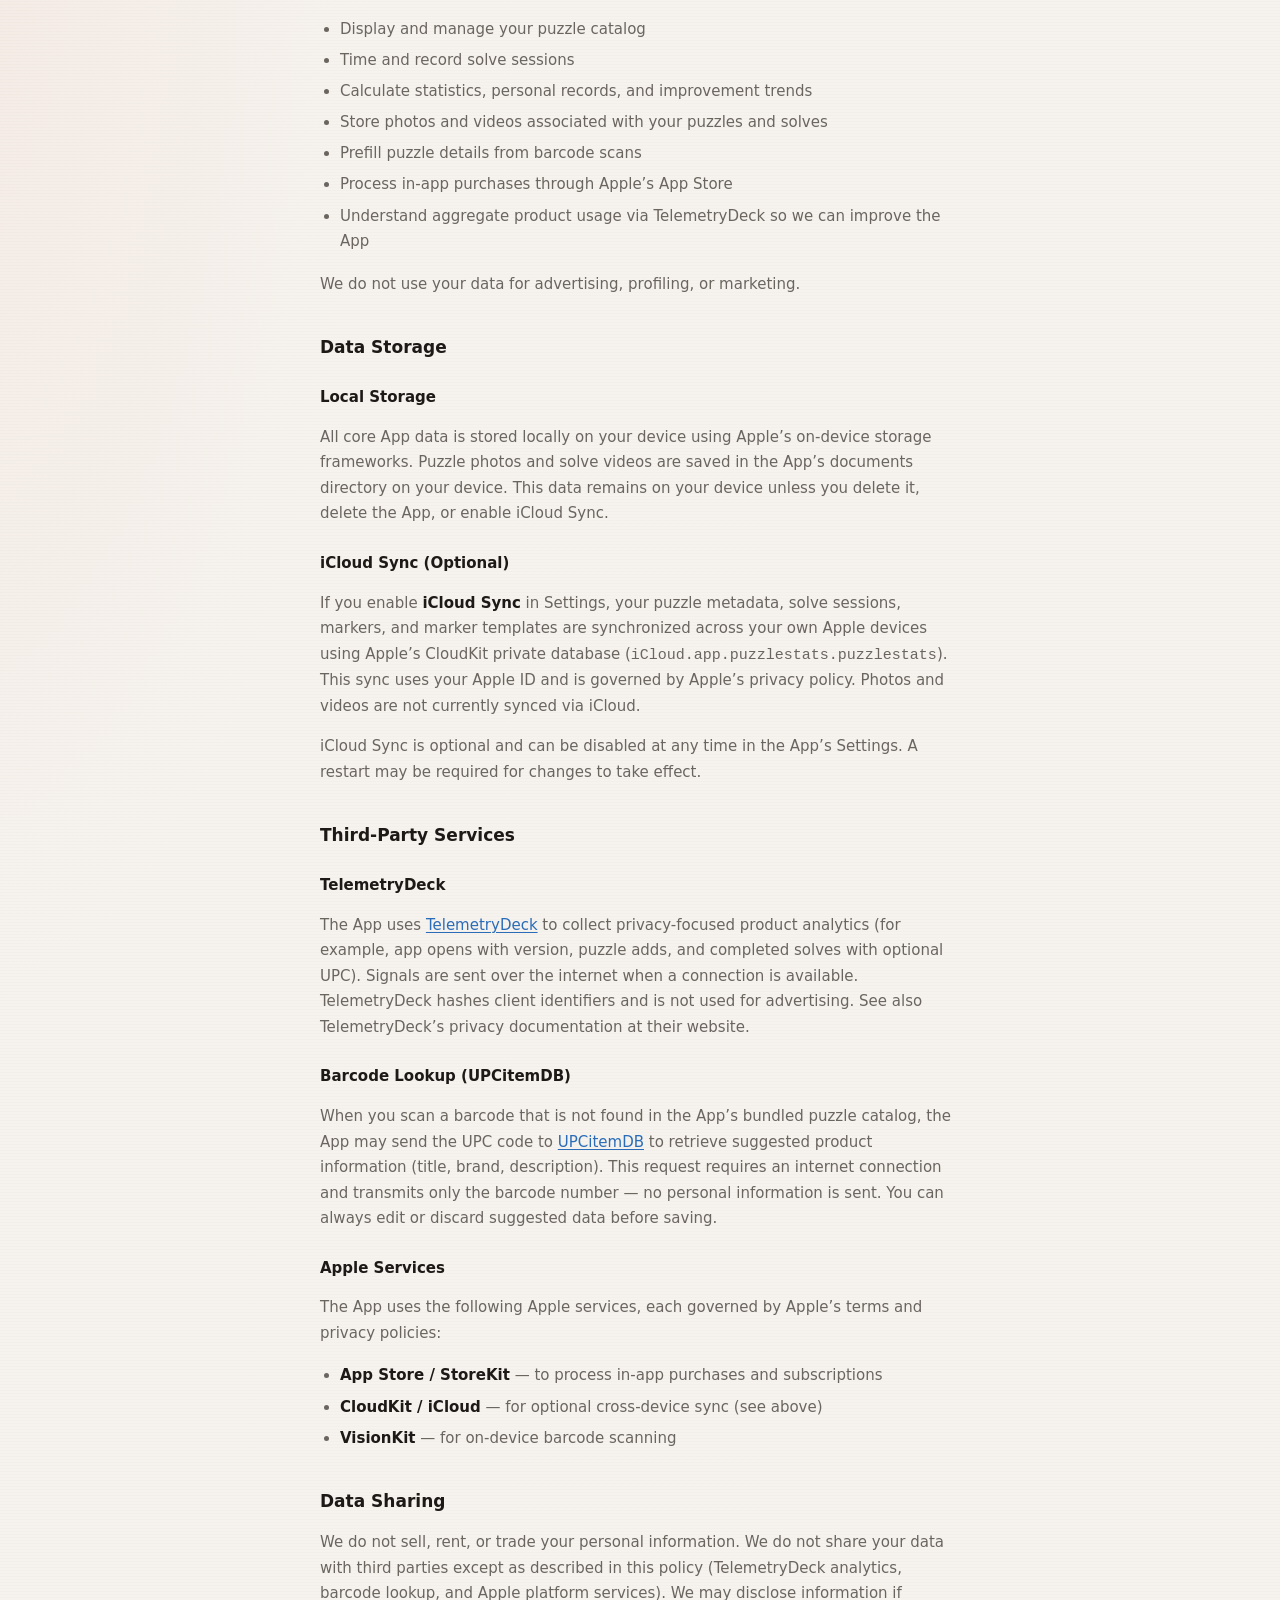
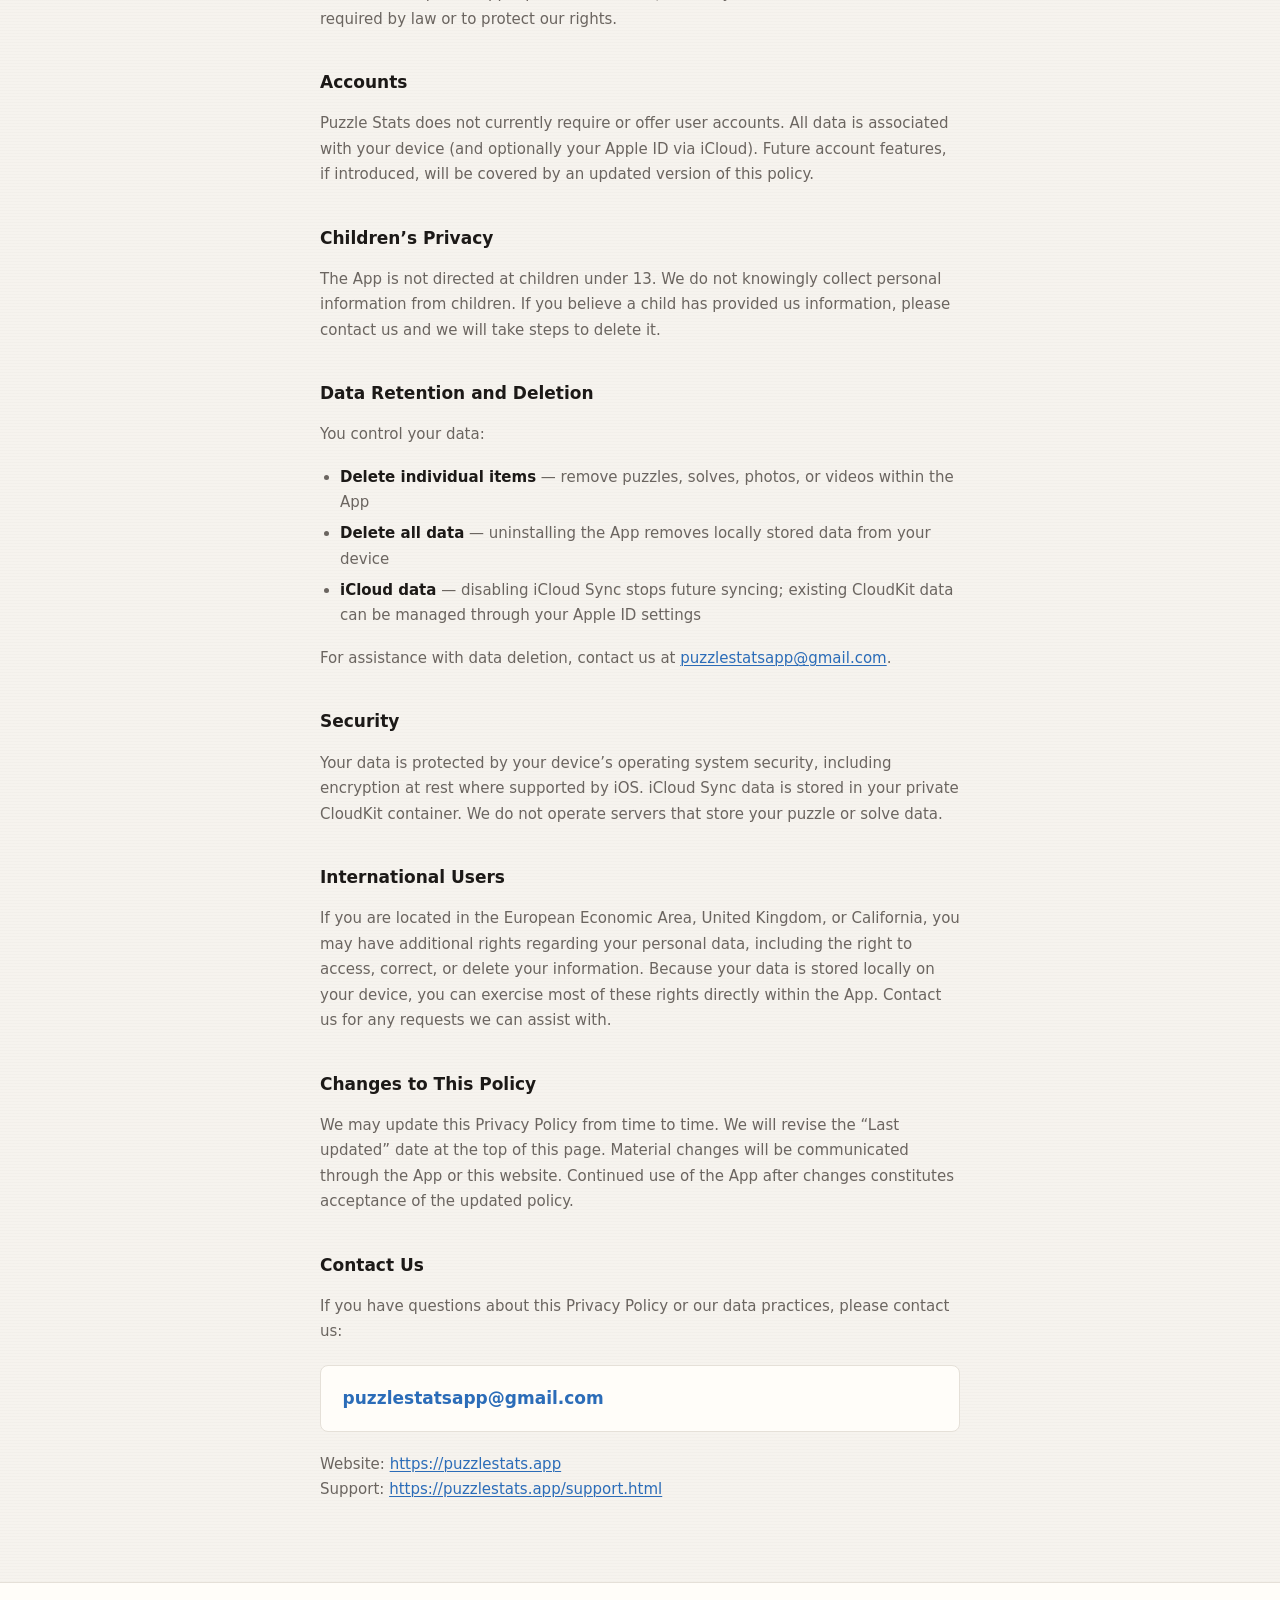
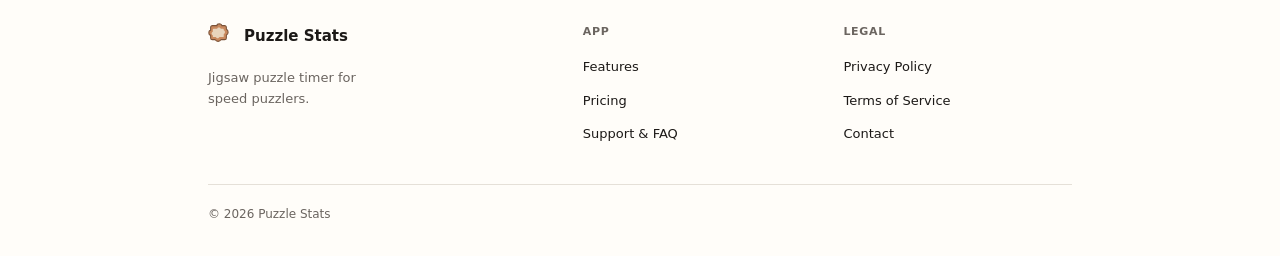
<file: privacy.html>
<!DOCTYPE html>
<html lang="en">
<head>
  <meta charset="UTF-8">
  <meta name="viewport" content="width=device-width, initial-scale=1.0">
  <title>Privacy Policy — Puzzle Stats iOS App</title>
  <meta name="description" content="Privacy Policy for Puzzle Stats, the iOS jigsaw puzzle timer app. Learn what data is stored on your device, how iCloud sync works, and your privacy rights.">
  <meta name="robots" content="index, follow">
  <meta name="googlebot" content="index, follow">
  <meta name="theme-color" content="#f6f3ee">
  <link rel="icon" href="/assets/favicon.svg" type="image/svg+xml">
  <link rel="apple-touch-icon" href="/assets/favicon.svg">
  <link rel="canonical" href="https://puzzlestats.app/privacy.html">
  <meta property="og:type" content="article">
  <meta property="og:url" content="https://puzzlestats.app/privacy.html">
  <meta property="og:title" content="Privacy Policy — Puzzle Stats">
  <meta property="og:description" content="How Puzzle Stats handles your data. Offline-first, no account required, optional iCloud sync.">
  <meta property="og:site_name" content="Puzzle Stats">
  <meta property="og:locale" content="en_US">
  <meta property="og:image" content="https://puzzlestats.app/assets/og-image.svg">
  <meta name="twitter:card" content="summary">
  <meta name="twitter:title" content="Privacy Policy — Puzzle Stats">
  <meta name="twitter:description" content="How Puzzle Stats handles your data. Offline-first, no account required.">
  <link rel="stylesheet" href="css/styles.css">
  <script type="application/ld+json">
  {
    "@context": "https://schema.org",
    "@graph": [
      {
        "@type": "WebPage",
        "@id": "https://puzzlestats.app/privacy.html#webpage",
        "url": "https://puzzlestats.app/privacy.html",
        "name": "Privacy Policy — Puzzle Stats",
        "description": "Privacy Policy for the Puzzle Stats iOS jigsaw puzzle timer app.",
        "isPartOf": { "@id": "https://puzzlestats.app/#website" },
        "about": { "@id": "https://puzzlestats.app/#app" },
        "inLanguage": "en-US",
        "dateModified": "2026-07-07"
      },
      {
        "@type": "BreadcrumbList",
        "itemListElement": [
          { "@type": "ListItem", "position": 1, "name": "Home", "item": "https://puzzlestats.app/" },
          { "@type": "ListItem", "position": 2, "name": "Privacy Policy", "item": "https://puzzlestats.app/privacy.html" }
        ]
      }
    ]
  }
  </script>
</head>
<body>
  <header class="site-header">
    <div class="container container--wide">
      <a href="/" class="logo" aria-label="Puzzle Stats home">
        <img src="/assets/favicon.svg" alt="" class="logo-icon" width="28" height="28">
        Puzzle Stats
      </a>
      <button class="nav-toggle" aria-label="Menu" aria-expanded="false">
        <svg width="22" height="22" viewBox="0 0 24 24" fill="none" stroke="currentColor" stroke-width="2"><path d="M4 6h16M4 12h16M4 18h16"/></svg>
      </button>
      <nav>
        <ul class="nav-links">
          <li><a href="/">Home</a></li>
          <li><a href="support.html">Support</a></li>
          <li><a href="privacy.html" class="active">Privacy</a></li>
          <li><a href="terms.html">Terms</a></li>
        </ul>
      </nav>
    </div>
  </header>

  <main>
    <div class="page-hero">
      <div class="container">
        <h1>Privacy Policy</h1>
        <p class="meta">Last updated: July 7, 2026 &middot; Applies to Puzzle Stats for iOS</p>
      </div>
    </div>

    <div class="container prose">
      <p>
        This Privacy Policy describes how Puzzle Stats (&ldquo;we,&rdquo; &ldquo;us,&rdquo; or &ldquo;our&rdquo;) handles information when you use the Puzzle Stats mobile application (&ldquo;the App&rdquo;) available at <a href="https://puzzlestats.app">puzzlestats.app</a>. We are committed to protecting your privacy and being transparent about our data practices.
      </p>

      <h2>Summary</h2>
      <p>
        Puzzle Stats is designed to work <strong>offline first</strong>. Your puzzle collection, solve times, markers, ratings, photos, and videos are stored locally on your device by default. We do not require you to create an account. We do not sell your personal information.
      </p>

      <h2>Information We Collect</h2>

      <h3>Information You Provide</h3>
      <p>When you use the App, you may enter or generate the following data, which is stored on your device:</p>
      <ul>
        <li><strong>Puzzle details</strong> — titles, manufacturers, piece counts, types, UPC codes, notes, and status</li>
        <li><strong>Solve data</strong> — timestamps, elapsed times, pause counts, session types, flip completion times, and notes</li>
        <li><strong>Markers</strong> — milestone timestamps, titles, types, and notes recorded during solves</li>
        <li><strong>Ratings</strong> — difficulty, fun, and overall ratings you assign to solves</li>
        <li><strong>Photos</strong> — box photos and completed puzzle images you capture or import</li>
        <li><strong>Videos</strong> — solve recordings or timelapses you choose to capture</li>
        <li><strong>Settings preferences</strong> — timer sounds, countdown length, theme, marker templates, and similar app configuration</li>
      </ul>

      <h3>Information Collected Automatically</h3>
      <p>
        The App uses <a href="https://telemetrydeck.com">TelemetryDeck</a>, a privacy-focused analytics service, to understand aggregate product usage.
        TelemetryDeck does not receive your name, email, or other account identifiers. Client identifiers are hashed before leaving the device.
        We may receive anonymous signals such as app opens (with app version), and when a puzzle is added or a solve is completed (including an optional puzzle UPC code when present).
        The App does not use advertising SDKs and does not collect precise location for analytics.
      </p>

      <h3>Device Permissions</h3>
      <p>The App may request access to the following device features. You can deny any permission; the App will continue to work with reduced functionality:</p>
      <ul>
        <li><strong>Camera</strong> — to scan puzzle barcodes, capture photos, and record solve videos</li>
        <li><strong>Photo Library</strong> — to import existing photos of your puzzles</li>
        <li><strong>Microphone</strong> — only when you enable audio for solve video recordings</li>
      </ul>

      <h2>How We Use Your Information</h2>
      <p>We use the information described above solely to provide App functionality:</p>
      <ul>
        <li>Display and manage your puzzle catalog</li>
        <li>Time and record solve sessions</li>
        <li>Calculate statistics, personal records, and improvement trends</li>
        <li>Store photos and videos associated with your puzzles and solves</li>
        <li>Prefill puzzle details from barcode scans</li>
        <li>Process in-app purchases through Apple&rsquo;s App Store</li>
        <li>Understand aggregate product usage via TelemetryDeck so we can improve the App</li>
      </ul>
      <p>We do not use your data for advertising, profiling, or marketing.</p>

      <h2>Data Storage</h2>

      <h3>Local Storage</h3>
      <p>
        All core App data is stored locally on your device using Apple&rsquo;s on-device storage frameworks. Puzzle photos and solve videos are saved in the App&rsquo;s documents directory on your device. This data remains on your device unless you delete it, delete the App, or enable iCloud Sync.
      </p>

      <h3>iCloud Sync (Optional)</h3>
      <p>
        If you enable <strong>iCloud Sync</strong> in Settings, your puzzle metadata, solve sessions, markers, and marker templates are synchronized across your own Apple devices using Apple&rsquo;s CloudKit private database (<code>iCloud.app.puzzlestats.puzzlestats</code>). This sync uses your Apple ID and is governed by Apple&rsquo;s privacy policy. Photos and videos are not currently synced via iCloud.
      </p>
      <p>iCloud Sync is optional and can be disabled at any time in the App&rsquo;s Settings. A restart may be required for changes to take effect.</p>

      <h2>Third-Party Services</h2>

      <h3>TelemetryDeck</h3>
      <p>
        The App uses <a href="https://telemetrydeck.com" rel="noopener noreferrer" target="_blank">TelemetryDeck</a> to collect privacy-focused product analytics (for example, app opens with version, puzzle adds, and completed solves with optional UPC).
        Signals are sent over the internet when a connection is available. TelemetryDeck hashes client identifiers and is not used for advertising.
        See also TelemetryDeck&rsquo;s privacy documentation at their website.
      </p>

      <h3>Barcode Lookup (UPCitemDB)</h3>
      <p>
        When you scan a barcode that is not found in the App&rsquo;s bundled puzzle catalog, the App may send the UPC code to <a href="https://www.upcitemdb.com/" rel="noopener noreferrer" target="_blank">UPCitemDB</a> to retrieve suggested product information (title, brand, description). This request requires an internet connection and transmits only the barcode number — no personal information is sent. You can always edit or discard suggested data before saving.
      </p>

      <h3>Apple Services</h3>
      <p>The App uses the following Apple services, each governed by Apple&rsquo;s terms and privacy policies:</p>
      <ul>
        <li><strong>App Store / StoreKit</strong> — to process in-app purchases and subscriptions</li>
        <li><strong>CloudKit / iCloud</strong> — for optional cross-device sync (see above)</li>
        <li><strong>VisionKit</strong> — for on-device barcode scanning</li>
      </ul>

      <h2>Data Sharing</h2>
      <p>
        We do not sell, rent, or trade your personal information. We do not share your data with third parties except as described in this policy (TelemetryDeck analytics, barcode lookup, and Apple platform services). We may disclose information if required by law or to protect our rights.
      </p>

      <h2>Accounts</h2>
      <p>
        Puzzle Stats does not currently require or offer user accounts. All data is associated with your device (and optionally your Apple ID via iCloud). Future account features, if introduced, will be covered by an updated version of this policy.
      </p>

      <h2>Children&rsquo;s Privacy</h2>
      <p>
        The App is not directed at children under 13. We do not knowingly collect personal information from children. If you believe a child has provided us information, please contact us and we will take steps to delete it.
      </p>

      <h2>Data Retention and Deletion</h2>
      <p>You control your data:</p>
      <ul>
        <li><strong>Delete individual items</strong> — remove puzzles, solves, photos, or videos within the App</li>
        <li><strong>Delete all data</strong> — uninstalling the App removes locally stored data from your device</li>
        <li><strong>iCloud data</strong> — disabling iCloud Sync stops future syncing; existing CloudKit data can be managed through your Apple ID settings</li>
      </ul>
      <p>For assistance with data deletion, contact us at <a href="mailto:puzzlestatsapp@gmail.com">puzzlestatsapp@gmail.com</a>.</p>

      <h2>Security</h2>
      <p>
        Your data is protected by your device&rsquo;s operating system security, including encryption at rest where supported by iOS. iCloud Sync data is stored in your private CloudKit container. We do not operate servers that store your puzzle or solve data.
      </p>

      <h2>International Users</h2>
      <p>
        If you are located in the European Economic Area, United Kingdom, or California, you may have additional rights regarding your personal data, including the right to access, correct, or delete your information. Because your data is stored locally on your device, you can exercise most of these rights directly within the App. Contact us for any requests we can assist with.
      </p>

      <h2>Changes to This Policy</h2>
      <p>
        We may update this Privacy Policy from time to time. We will revise the &ldquo;Last updated&rdquo; date at the top of this page. Material changes will be communicated through the App or this website. Continued use of the App after changes constitutes acceptance of the updated policy.
      </p>

      <h2>Contact Us</h2>
      <p>
        If you have questions about this Privacy Policy or our data practices, please contact us:
      </p>
      <div class="contact-box">
        <a href="mailto:puzzlestatsapp@gmail.com">puzzlestatsapp@gmail.com</a>
      </div>
      <p>
        Website: <a href="https://puzzlestats.app">https://puzzlestats.app</a><br>
        Support: <a href="support.html">https://puzzlestats.app/support.html</a>
      </p>
    </div>
  </main>

  <footer class="site-footer">
    <div class="footer-grid">
      <div class="footer-brand">
        <a href="/" class="logo">
          <img src="/assets/favicon.svg" alt="" class="logo-icon" width="28" height="28">
          Puzzle Stats
        </a>
        <p>Jigsaw puzzle timer for speed puzzlers.</p>
      </div>
      <div class="footer-col">
        <h4>App</h4>
        <ul>
          <li><a href="/#features">Features</a></li>
          <li><a href="/#pricing">Pricing</a></li>
          <li><a href="support.html">Support &amp; FAQ</a></li>
        </ul>
      </div>
      <div class="footer-col">
        <h4>Legal</h4>
        <ul>
          <li><a href="privacy.html">Privacy Policy</a></li>
          <li><a href="terms.html">Terms of Service</a></li>
          <li><a href="mailto:puzzlestatsapp@gmail.com">Contact</a></li>
        </ul>
      </div>
    </div>
    <p class="footer-bottom">© 2026 Puzzle Stats</p>
  </footer>

  <script>
    const toggle = document.querySelector('.nav-toggle');
    const nav = document.querySelector('.nav-links');
    toggle?.addEventListener('click', () => {
      const open = nav.classList.toggle('open');
      toggle.setAttribute('aria-expanded', open);
    });
  </script>
</body>
</html>
</file>
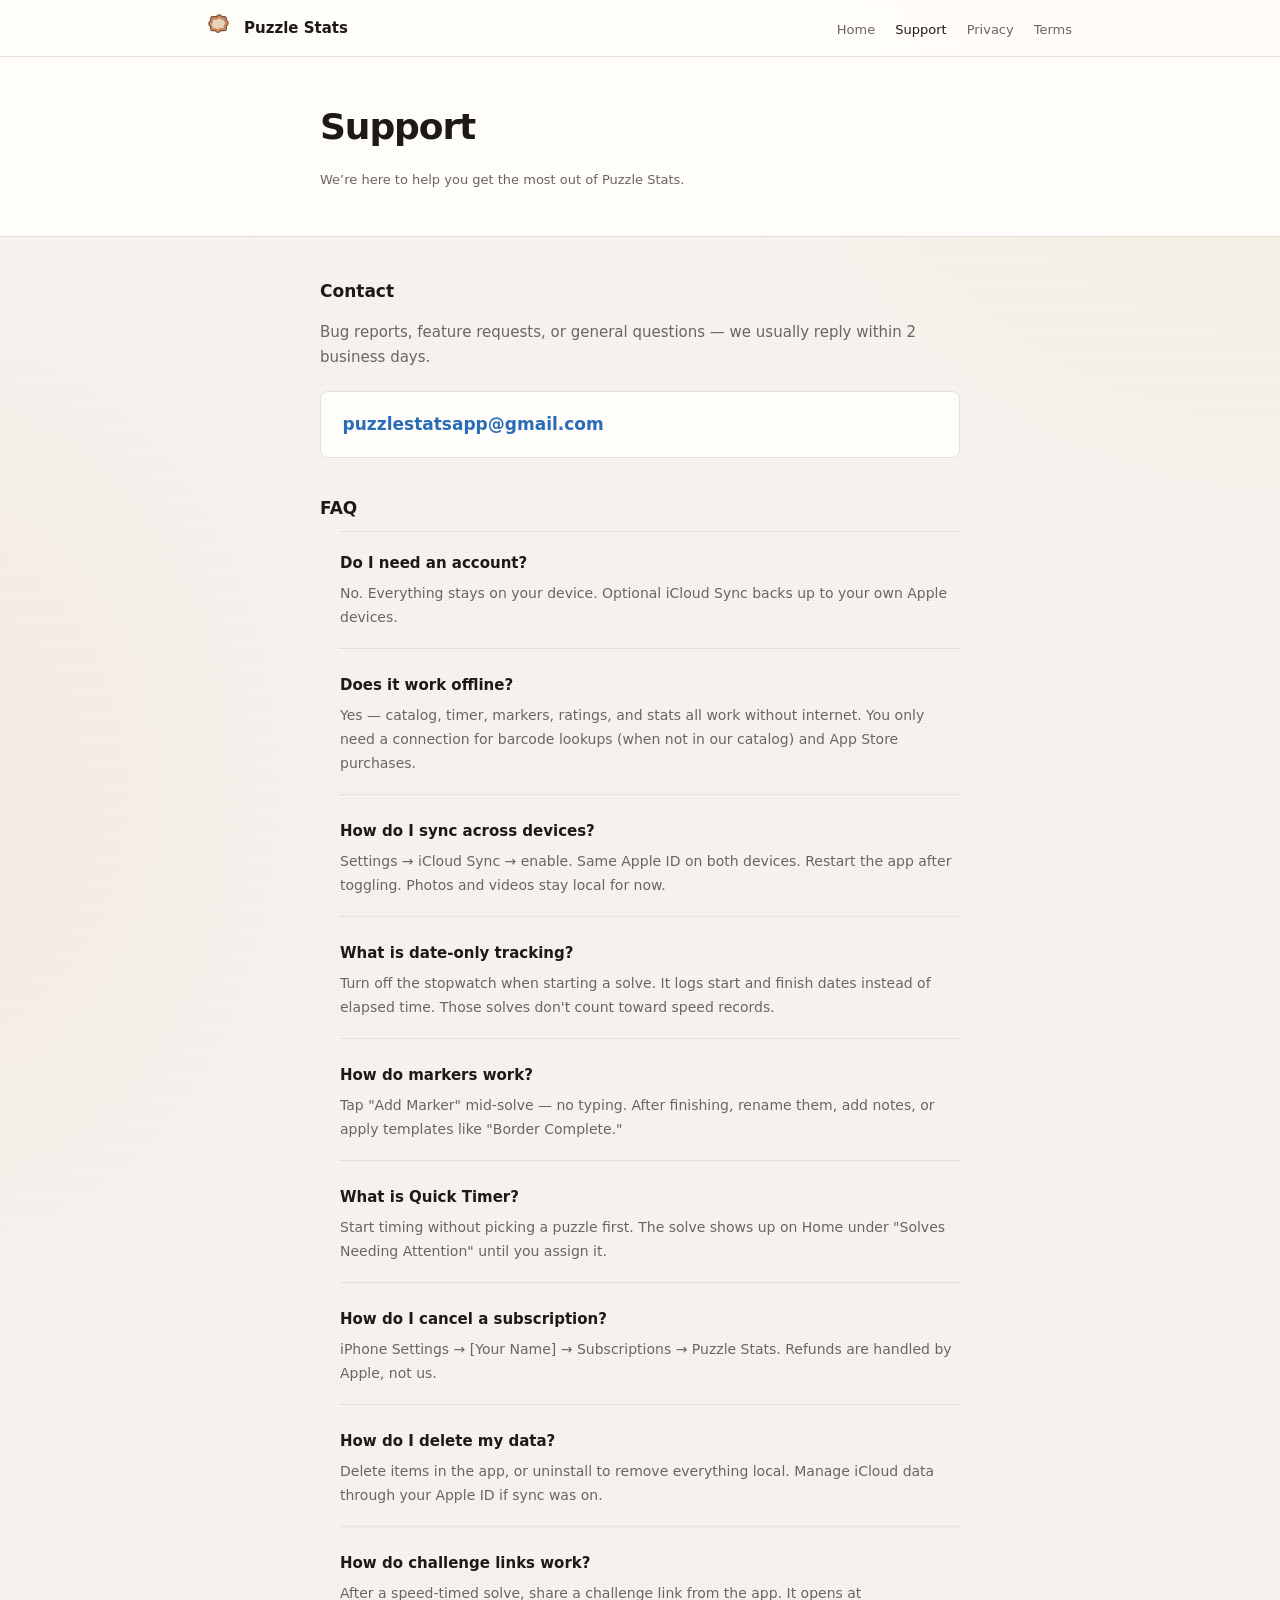
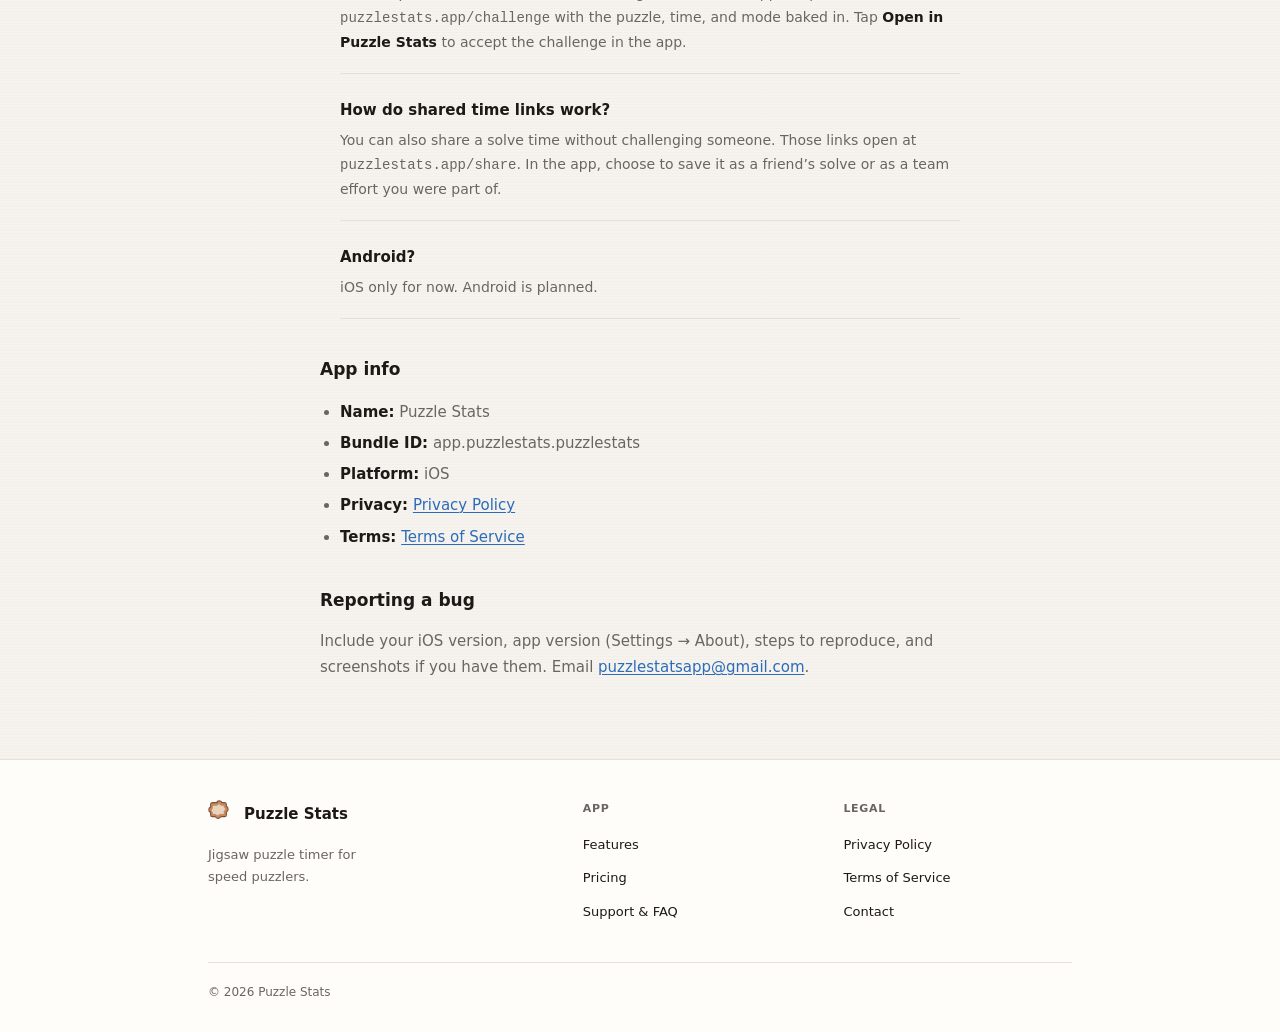
<file: support.html>
<!DOCTYPE html>
<html lang="en">
<head>
  <meta charset="UTF-8">
  <meta name="viewport" content="width=device-width, initial-scale=1.0">
  <title>Support &amp; FAQ — Puzzle Stats iOS App</title>
  <meta name="description" content="Get help with Puzzle Stats for iOS. FAQs about puzzle timing, iCloud sync, markers, subscriptions, and how to contact support.">
  <meta name="robots" content="index, follow">
  <meta name="googlebot" content="index, follow">
  <meta name="theme-color" content="#f6f3ee">
  <link rel="icon" href="/assets/favicon.svg" type="image/svg+xml">
  <link rel="apple-touch-icon" href="/assets/favicon.svg">
  <link rel="canonical" href="https://puzzlestats.app/support.html">
  <meta property="og:type" content="website">
  <meta property="og:url" content="https://puzzlestats.app/support.html">
  <meta property="og:title" content="Support &amp; FAQ — Puzzle Stats">
  <meta property="og:description" content="FAQs and contact info for the Puzzle Stats iOS puzzle timer app.">
  <meta property="og:site_name" content="Puzzle Stats">
  <meta property="og:locale" content="en_US">
  <meta property="og:image" content="https://puzzlestats.app/assets/og-image.svg">
  <meta name="twitter:card" content="summary">
  <meta name="twitter:title" content="Support &amp; FAQ — Puzzle Stats">
  <meta name="twitter:description" content="FAQs and contact info for the Puzzle Stats iOS puzzle timer app.">
  <link rel="stylesheet" href="css/styles.css">
  <script type="application/ld+json">
  {
    "@context": "https://schema.org",
    "@graph": [
      {
        "@type": "WebPage",
        "@id": "https://puzzlestats.app/support.html#webpage",
        "url": "https://puzzlestats.app/support.html",
        "name": "Support & FAQ — Puzzle Stats",
        "description": "Support and frequently asked questions for the Puzzle Stats iOS app.",
        "isPartOf": { "@id": "https://puzzlestats.app/#website" },
        "inLanguage": "en-US"
      },
      {
        "@type": "BreadcrumbList",
        "itemListElement": [
          { "@type": "ListItem", "position": 1, "name": "Home", "item": "https://puzzlestats.app/" },
          { "@type": "ListItem", "position": 2, "name": "Support", "item": "https://puzzlestats.app/support.html" }
        ]
      },
      {
        "@type": "FAQPage",
        "mainEntity": [
          {
            "@type": "Question",
            "name": "Do I need an account to use Puzzle Stats?",
            "acceptedAnswer": {
              "@type": "Answer",
              "text": "No. Puzzle Stats works entirely without an account. All your data is stored on your device. You can optionally enable iCloud Sync to back up and sync across your own Apple devices."
            }
          },
          {
            "@type": "Question",
            "name": "Does Puzzle Stats work without internet?",
            "acceptedAnswer": {
              "@type": "Answer",
              "text": "Yes. Core features — cataloging puzzles, timing solves, markers, ratings, and statistics — all work offline. Internet is only needed for barcode lookups when a UPC isn't in the bundled catalog, and for iCloud Sync or App Store purchases."
            }
          },
          {
            "@type": "Question",
            "name": "How do I sync my puzzle data across devices?",
            "acceptedAnswer": {
              "@type": "Answer",
              "text": "Go to Settings, then iCloud Sync, and enable the toggle. You must be signed into the same Apple ID on both devices. Restart the app after changing this setting. Photos and videos are stored locally and are not synced via iCloud at this time."
            }
          },
          {
            "@type": "Question",
            "name": "What is date-only tracking in Puzzle Stats?",
            "acceptedAnswer": {
              "@type": "Answer",
              "text": "When starting a solve, you can turn off speed puzzle timing. This records when you started and finished without a stopwatch. Date-only solves don't count toward fastest or average time statistics."
            }
          },
          {
            "@type": "Question",
            "name": "How do milestone markers work in Puzzle Stats?",
            "acceptedAnswer": {
              "@type": "Answer",
              "text": "During a solve, tap Add Marker to record a milestone instantly with no typing. After finishing, you can rename markers, add notes, and apply templates like Border Complete or Halfway Point."
            }
          },
          {
            "@type": "Question",
            "name": "How do I cancel my Puzzle Stats subscription?",
            "acceptedAnswer": {
              "@type": "Answer",
              "text": "Subscriptions are managed through your Apple ID. On your iPhone, go to Settings, then your name, then Subscriptions, and select Puzzle Stats to modify or cancel."
            }
          },
          {
            "@type": "Question",
            "name": "Is Puzzle Stats available on Android?",
            "acceptedAnswer": {
              "@type": "Answer",
              "text": "Puzzle Stats is currently available on iOS. Android is planned for a future release."
            }
          }
        ]
      }
    ]
  }
  </script>
</head>
<body>
  <header class="site-header">
    <div class="container container--wide">
      <a href="/" class="logo" aria-label="Puzzle Stats home">
        <img src="/assets/favicon.svg" alt="" class="logo-icon" width="28" height="28">
        Puzzle Stats
      </a>
      <button class="nav-toggle" aria-label="Menu" aria-expanded="false">
        <svg width="22" height="22" viewBox="0 0 24 24" fill="none" stroke="currentColor" stroke-width="2"><path d="M4 6h16M4 12h16M4 18h16"/></svg>
      </button>
      <nav>
        <ul class="nav-links">
          <li><a href="/">Home</a></li>
          <li><a href="support.html" class="active">Support</a></li>
          <li><a href="privacy.html">Privacy</a></li>
          <li><a href="terms.html">Terms</a></li>
        </ul>
      </nav>
    </div>
  </header>

  <main>
    <div class="page-hero">
      <div class="container">
        <h1>Support</h1>
        <p class="meta">We&rsquo;re here to help you get the most out of Puzzle Stats.</p>
      </div>
    </div>

    <div class="container prose">
      <h2>Contact</h2>
      <p>Bug reports, feature requests, or general questions — we usually reply within 2 business days.</p>
      <div class="contact-box">
        <a href="mailto:puzzlestatsapp@gmail.com">puzzlestatsapp@gmail.com</a>
      </div>

      <h2>FAQ</h2>
      <ul class="faq-list">
        <li>
          <h3>Do I need an account?</h3>
          <p>No. Everything stays on your device. Optional iCloud Sync backs up to your own Apple devices.</p>
        </li>
        <li>
          <h3>Does it work offline?</h3>
          <p>Yes — catalog, timer, markers, ratings, and stats all work without internet. You only need a connection for barcode lookups (when not in our catalog) and App Store purchases.</p>
        </li>
        <li>
          <h3>How do I sync across devices?</h3>
          <p>Settings → iCloud Sync → enable. Same Apple ID on both devices. Restart the app after toggling. Photos and videos stay local for now.</p>
        </li>
        <li>
          <h3>What is date-only tracking?</h3>
          <p>Turn off the stopwatch when starting a solve. It logs start and finish dates instead of elapsed time. Those solves don't count toward speed records.</p>
        </li>
        <li>
          <h3>How do markers work?</h3>
          <p>Tap "Add Marker" mid-solve — no typing. After finishing, rename them, add notes, or apply templates like "Border Complete."</p>
        </li>
        <li>
          <h3>What is Quick Timer?</h3>
          <p>Start timing without picking a puzzle first. The solve shows up on Home under "Solves Needing Attention" until you assign it.</p>
        </li>
        <li>
          <h3>How do I cancel a subscription?</h3>
          <p>iPhone Settings → [Your Name] → Subscriptions → Puzzle Stats. Refunds are handled by Apple, not us.</p>
        </li>
        <li>
          <h3>How do I delete my data?</h3>
          <p>Delete items in the app, or uninstall to remove everything local. Manage iCloud data through your Apple ID if sync was on.</p>
        </li>
        <li>
          <h3>How do challenge links work?</h3>
          <p>After a speed-timed solve, share a challenge link from the app. It opens at <code>puzzlestats.app/challenge</code> with the puzzle, time, and mode baked in. Tap <strong>Open in Puzzle Stats</strong> to accept the challenge in the app.</p>
        </li>
        <li>
          <h3>How do shared time links work?</h3>
          <p>You can also share a solve time without challenging someone. Those links open at <code>puzzlestats.app/share</code>. In the app, choose to save it as a friend&rsquo;s solve or as a team effort you were part of.</p>
        </li>
        <li>
          <h3>Android?</h3>
          <p>iOS only for now. Android is planned.</p>
        </li>
      </ul>

      <h2>App info</h2>
      <ul>
        <li><strong>Name:</strong> Puzzle Stats</li>
        <li><strong>Bundle ID:</strong> app.puzzlestats.puzzlestats</li>
        <li><strong>Platform:</strong> iOS</li>
        <li><strong>Privacy:</strong> <a href="privacy.html">Privacy Policy</a></li>
        <li><strong>Terms:</strong> <a href="terms.html">Terms of Service</a></li>
      </ul>

      <h2>Reporting a bug</h2>
      <p>Include your iOS version, app version (Settings → About), steps to reproduce, and screenshots if you have them. Email <a href="mailto:puzzlestatsapp@gmail.com">puzzlestatsapp@gmail.com</a>.</p>
    </div>
  </main>

  <footer class="site-footer">
    <div class="footer-grid">
      <div class="footer-brand">
        <a href="/" class="logo">
          <img src="/assets/favicon.svg" alt="" class="logo-icon" width="28" height="28">
          Puzzle Stats
        </a>
        <p>Jigsaw puzzle timer for speed puzzlers.</p>
      </div>
      <div class="footer-col">
        <h4>App</h4>
        <ul>
          <li><a href="/#features">Features</a></li>
          <li><a href="/#pricing">Pricing</a></li>
          <li><a href="support.html">Support &amp; FAQ</a></li>
        </ul>
      </div>
      <div class="footer-col">
        <h4>Legal</h4>
        <ul>
          <li><a href="privacy.html">Privacy Policy</a></li>
          <li><a href="terms.html">Terms of Service</a></li>
          <li><a href="mailto:puzzlestatsapp@gmail.com">Contact</a></li>
        </ul>
      </div>
    </div>
    <p class="footer-bottom">© 2026 Puzzle Stats</p>
  </footer>

  <script>
    const toggle = document.querySelector('.nav-toggle');
    const nav = document.querySelector('.nav-links');
    toggle?.addEventListener('click', () => {
      const open = nav.classList.toggle('open');
      toggle.setAttribute('aria-expanded', open);
    });
  </script>
</body>
</html>
</file>
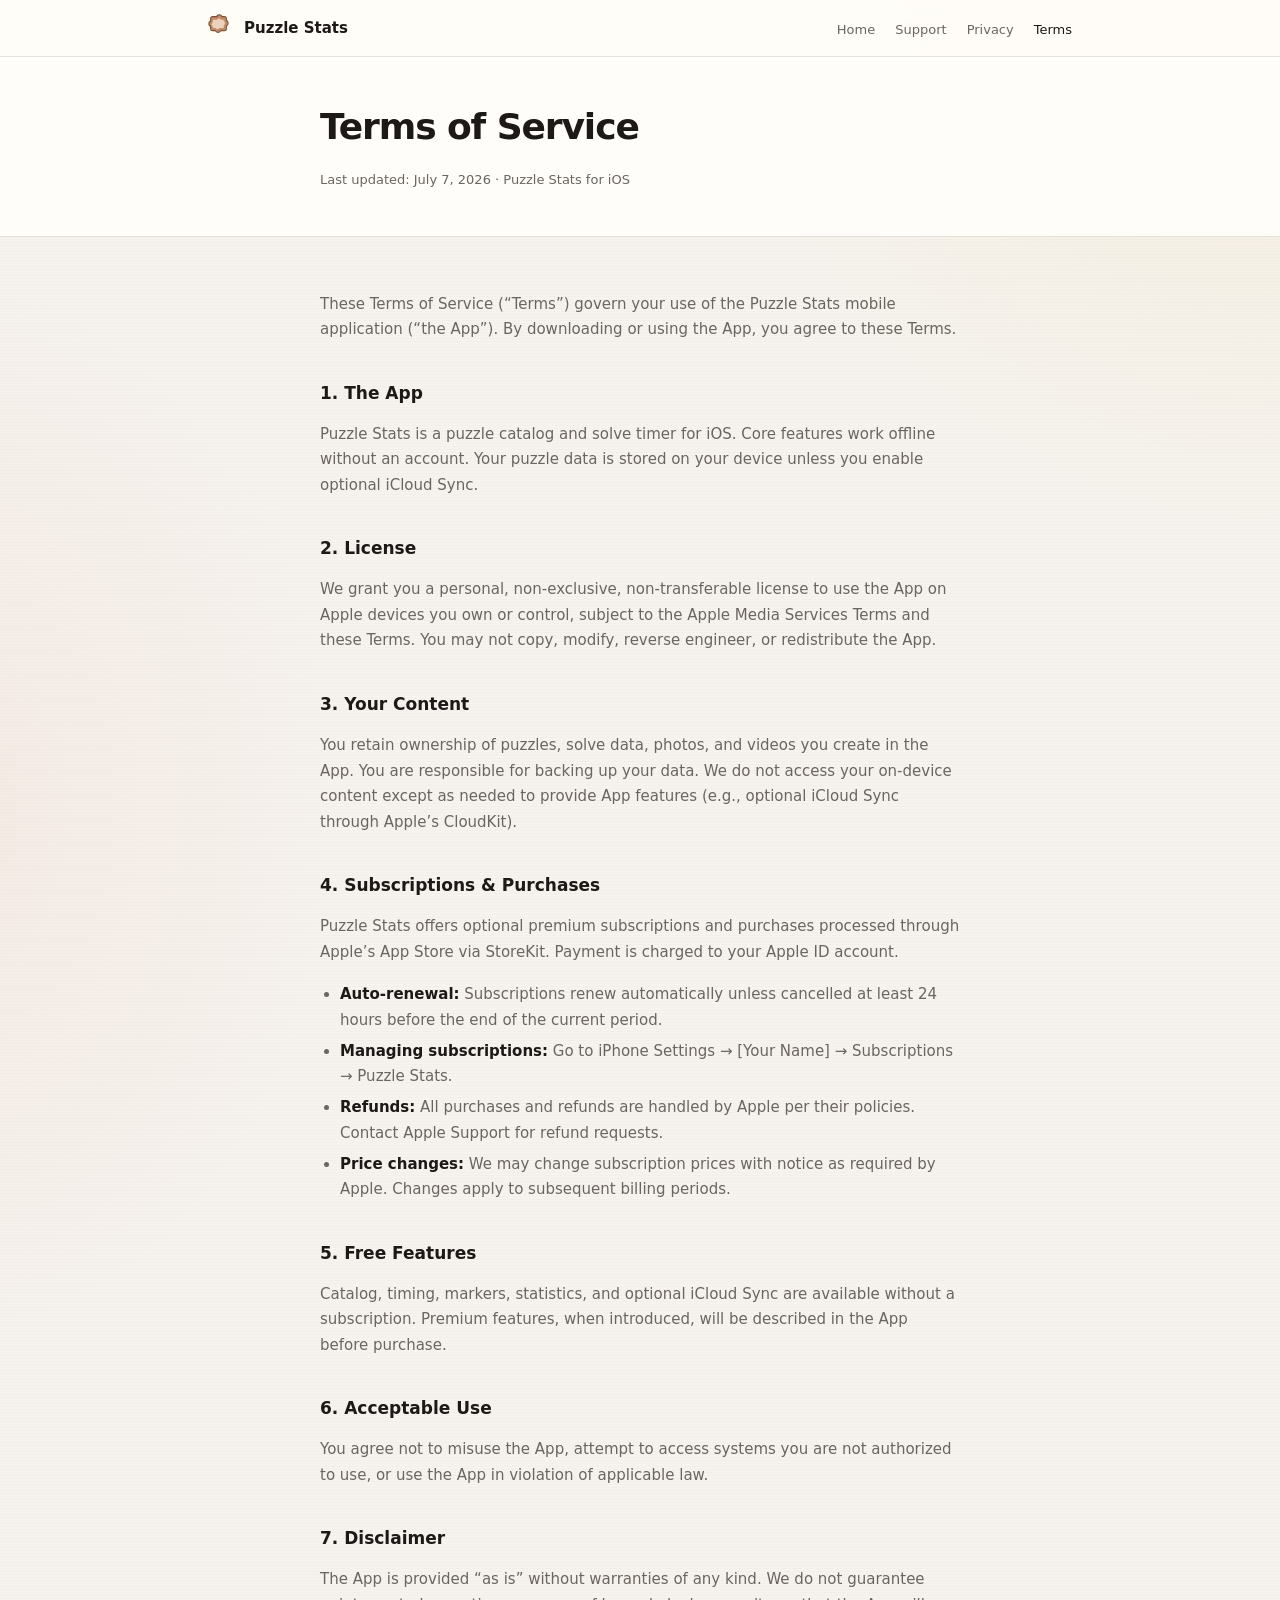
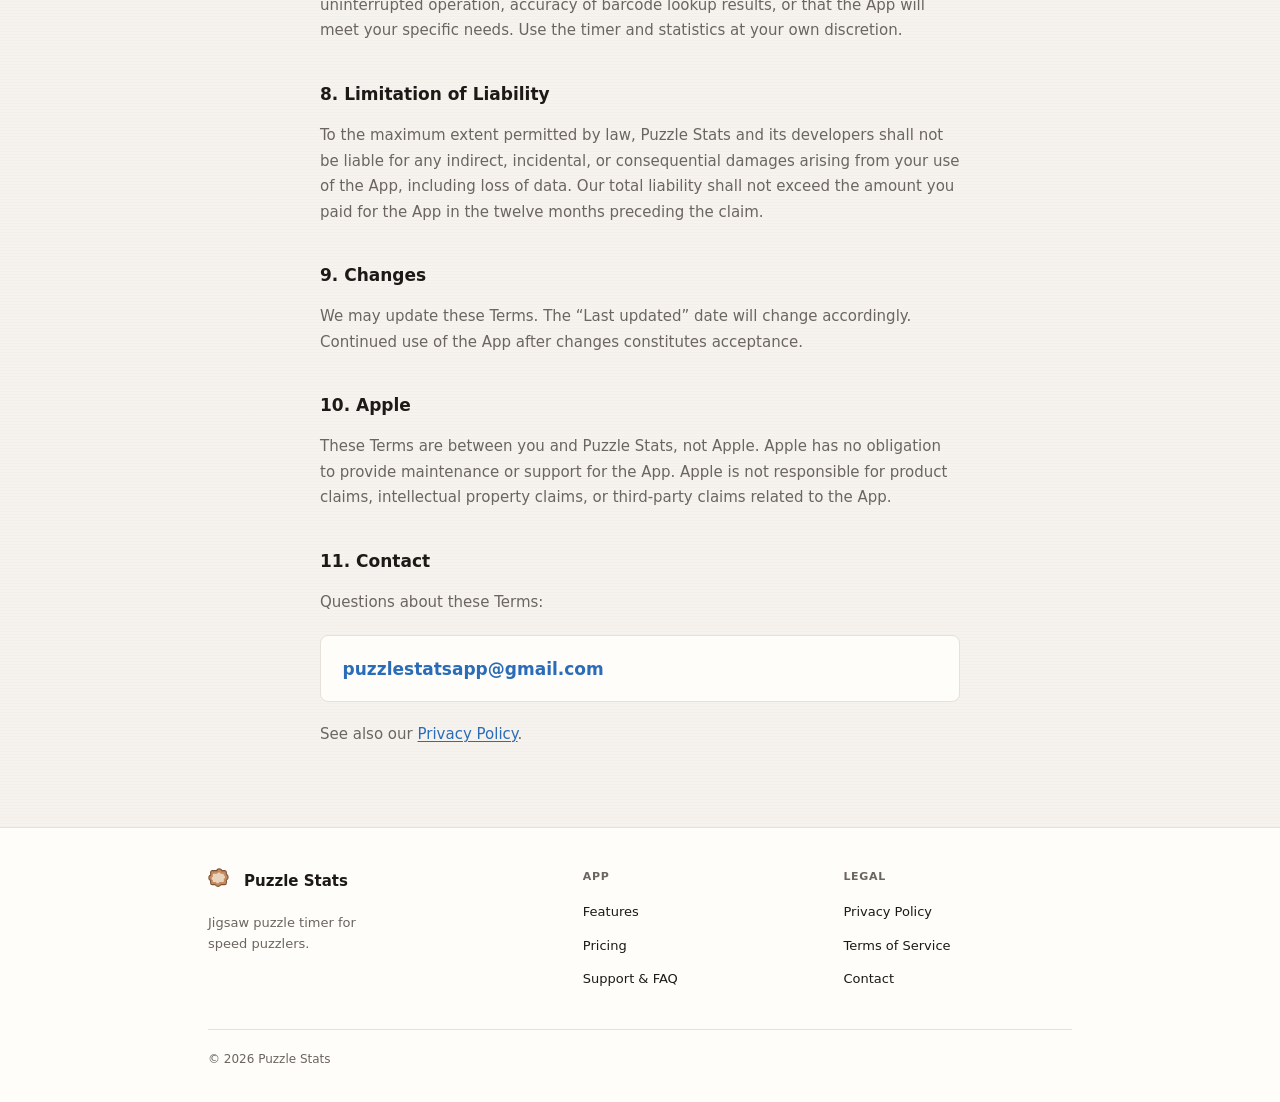
<file: terms.html>
<!DOCTYPE html>
<html lang="en">
<head>
  <meta charset="UTF-8">
  <meta name="viewport" content="width=device-width, initial-scale=1.0">
  <title>Terms of Service — Puzzle Stats</title>
  <meta name="description" content="Terms of Service for the Puzzle Stats iOS app, including subscription terms and usage guidelines.">
  <meta name="robots" content="index, follow">
  <meta name="theme-color" content="#f6f3ee">
  <link rel="icon" href="/assets/favicon.svg" type="image/svg+xml">
  <link rel="canonical" href="https://puzzlestats.app/terms.html">
  <meta property="og:type" content="article">
  <meta property="og:url" content="https://puzzlestats.app/terms.html">
  <meta property="og:title" content="Terms of Service — Puzzle Stats">
  <meta property="og:description" content="Terms of Service for the Puzzle Stats iOS app, including subscription terms and usage guidelines.">
  <meta property="og:site_name" content="Puzzle Stats">
  <meta property="og:locale" content="en_US">
  <meta property="og:image" content="https://puzzlestats.app/assets/og-image.svg">
  <meta name="twitter:card" content="summary">
  <meta name="twitter:title" content="Terms of Service — Puzzle Stats">
  <meta name="twitter:description" content="Terms of Service for the Puzzle Stats iOS app.">
  <link rel="stylesheet" href="css/styles.css">
</head>
<body>
  <header class="site-header">
    <div class="container container--wide">
      <a href="/" class="logo" aria-label="Puzzle Stats home">
        <img src="/assets/favicon.svg" alt="" class="logo-icon" width="28" height="28">
        Puzzle Stats
      </a>
      <button class="nav-toggle" aria-label="Menu" aria-expanded="false">
        <svg width="22" height="22" viewBox="0 0 24 24" fill="none" stroke="currentColor" stroke-width="2"><path d="M4 6h16M4 12h16M4 18h16"/></svg>
      </button>
      <nav>
        <ul class="nav-links">
          <li><a href="/">Home</a></li>
          <li><a href="support.html">Support</a></li>
          <li><a href="privacy.html">Privacy</a></li>
          <li><a href="terms.html" class="active">Terms</a></li>
        </ul>
      </nav>
    </div>
  </header>

  <main>
    <div class="page-hero">
      <div class="container">
        <h1>Terms of Service</h1>
        <p class="meta">Last updated: July 7, 2026 &middot; Puzzle Stats for iOS</p>
      </div>
    </div>

    <div class="container prose">
      <p>These Terms of Service (&ldquo;Terms&rdquo;) govern your use of the Puzzle Stats mobile application (&ldquo;the App&rdquo;). By downloading or using the App, you agree to these Terms.</p>

      <h2>1. The App</h2>
      <p>Puzzle Stats is a puzzle catalog and solve timer for iOS. Core features work offline without an account. Your puzzle data is stored on your device unless you enable optional iCloud Sync.</p>

      <h2>2. License</h2>
      <p>We grant you a personal, non-exclusive, non-transferable license to use the App on Apple devices you own or control, subject to the Apple Media Services Terms and these Terms. You may not copy, modify, reverse engineer, or redistribute the App.</p>

      <h2>3. Your Content</h2>
      <p>You retain ownership of puzzles, solve data, photos, and videos you create in the App. You are responsible for backing up your data. We do not access your on-device content except as needed to provide App features (e.g., optional iCloud Sync through Apple&rsquo;s CloudKit).</p>

      <h2>4. Subscriptions &amp; Purchases</h2>
      <p>Puzzle Stats offers optional premium subscriptions and purchases processed through Apple&rsquo;s App Store via StoreKit. Payment is charged to your Apple ID account.</p>
      <ul>
        <li><strong>Auto-renewal:</strong> Subscriptions renew automatically unless cancelled at least 24 hours before the end of the current period.</li>
        <li><strong>Managing subscriptions:</strong> Go to iPhone Settings → [Your Name] → Subscriptions → Puzzle Stats.</li>
        <li><strong>Refunds:</strong> All purchases and refunds are handled by Apple per their policies. Contact Apple Support for refund requests.</li>
        <li><strong>Price changes:</strong> We may change subscription prices with notice as required by Apple. Changes apply to subsequent billing periods.</li>
      </ul>

      <h2>5. Free Features</h2>
      <p>Catalog, timing, markers, statistics, and optional iCloud Sync are available without a subscription. Premium features, when introduced, will be described in the App before purchase.</p>

      <h2>6. Acceptable Use</h2>
      <p>You agree not to misuse the App, attempt to access systems you are not authorized to use, or use the App in violation of applicable law.</p>

      <h2>7. Disclaimer</h2>
      <p>The App is provided &ldquo;as is&rdquo; without warranties of any kind. We do not guarantee uninterrupted operation, accuracy of barcode lookup results, or that the App will meet your specific needs. Use the timer and statistics at your own discretion.</p>

      <h2>8. Limitation of Liability</h2>
      <p>To the maximum extent permitted by law, Puzzle Stats and its developers shall not be liable for any indirect, incidental, or consequential damages arising from your use of the App, including loss of data. Our total liability shall not exceed the amount you paid for the App in the twelve months preceding the claim.</p>

      <h2>9. Changes</h2>
      <p>We may update these Terms. The &ldquo;Last updated&rdquo; date will change accordingly. Continued use of the App after changes constitutes acceptance.</p>

      <h2>10. Apple</h2>
      <p>These Terms are between you and Puzzle Stats, not Apple. Apple has no obligation to provide maintenance or support for the App. Apple is not responsible for product claims, intellectual property claims, or third-party claims related to the App.</p>

      <h2>11. Contact</h2>
      <p>Questions about these Terms:</p>
      <div class="contact-box">
        <a href="mailto:puzzlestatsapp@gmail.com">puzzlestatsapp@gmail.com</a>
      </div>
      <p>See also our <a href="privacy.html">Privacy Policy</a>.</p>
    </div>
  </main>

  <footer class="site-footer">
    <div class="footer-grid">
      <div class="footer-brand">
        <a href="/" class="logo">
          <img src="/assets/favicon.svg" alt="" class="logo-icon" width="28" height="28">
          Puzzle Stats
        </a>
        <p>Jigsaw puzzle timer for speed puzzlers.</p>
      </div>
      <div class="footer-col">
        <h4>App</h4>
        <ul>
          <li><a href="/#features">Features</a></li>
          <li><a href="/#pricing">Pricing</a></li>
          <li><a href="support.html">Support &amp; FAQ</a></li>
        </ul>
      </div>
      <div class="footer-col">
        <h4>Legal</h4>
        <ul>
          <li><a href="privacy.html">Privacy Policy</a></li>
          <li><a href="terms.html">Terms of Service</a></li>
          <li><a href="mailto:puzzlestatsapp@gmail.com">Contact</a></li>
        </ul>
      </div>
    </div>
    <p class="footer-bottom">© 2026 Puzzle Stats</p>
  </footer>

  <script>
    document.querySelector('.nav-toggle')?.addEventListener('click', function () {
      const nav = document.querySelector('.nav-links');
      const open = nav.classList.toggle('open');
      this.setAttribute('aria-expanded', open);
    });
  </script>
</body>
</html>
</file>
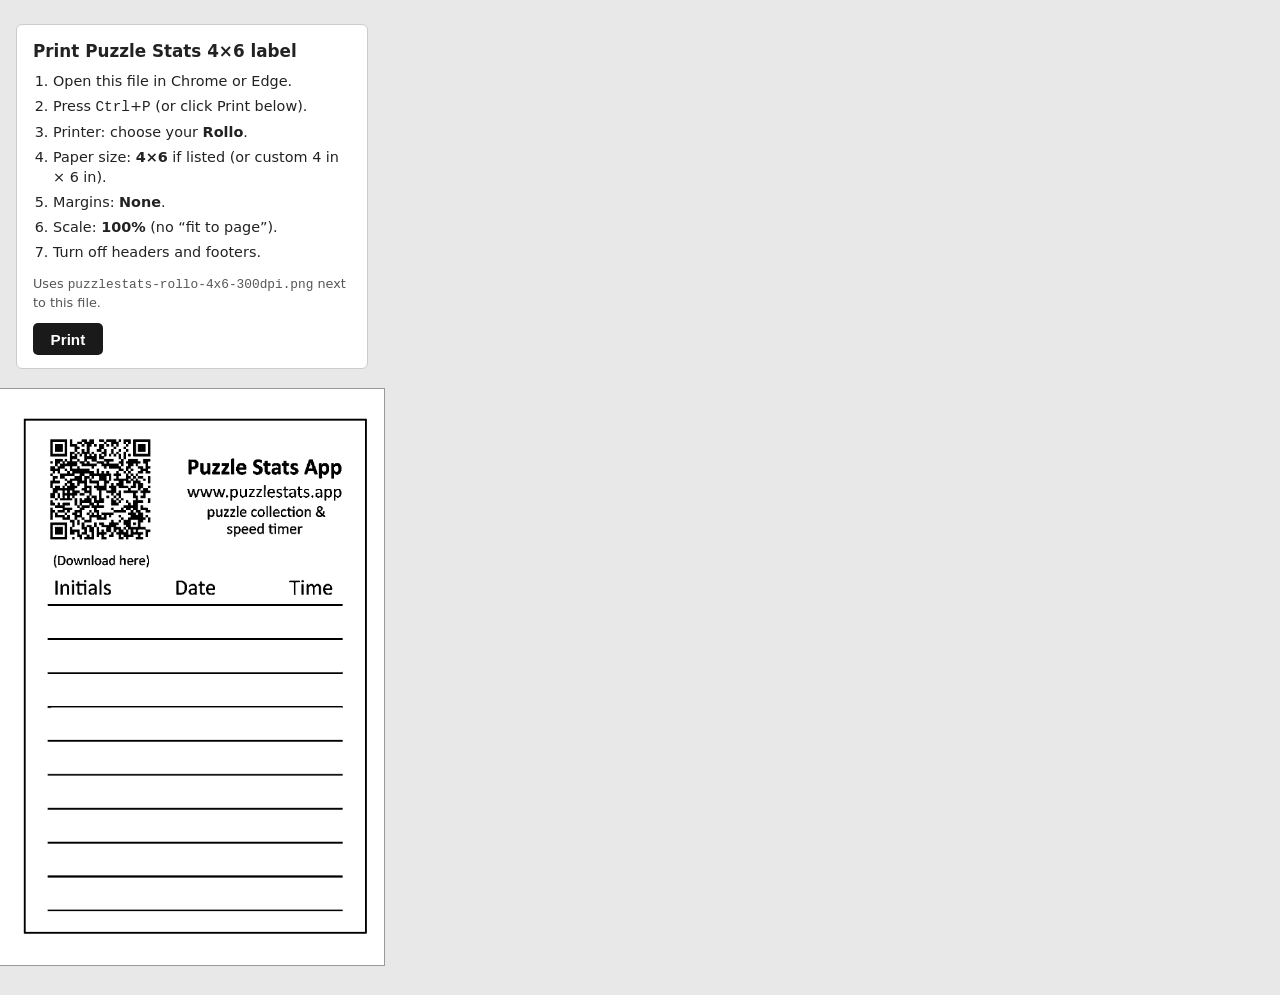
<file: assets/print/print-4x6.html>
<!DOCTYPE html>
<html lang="en">
<head>
  <meta charset="utf-8" />
  <meta name="viewport" content="width=device-width, initial-scale=1" />
  <title>Puzzle Stats — Print 4×6 Rollo Label</title>
  <style>
    @page {
      size: 4in 6in;
      margin: 0;
    }

    html, body {
      margin: 0;
      padding: 0;
      width: 4in;
      height: 6in;
    }

    img.label {
      width: 4in;
      height: 6in;
      display: block;
      object-fit: fill;
    }

    /* Screen: thin outline so the label bounds are visible */
    @media screen {
      body {
        background: #e8e8e8;
        min-height: 100vh;
        width: auto;
        height: auto;
        display: flex;
        flex-direction: column;
        align-items: center;
        padding: 1.5rem 1rem 2rem;
        box-sizing: border-box;
        font-family: system-ui, -apple-system, Segoe UI, sans-serif;
      }

      .instructions {
        max-width: 28rem;
        margin: 0 0 1.25rem;
        padding: 0.85rem 1rem;
        background: #fff;
        border: 1px solid #ccc;
        border-radius: 6px;
        font-size: 0.9rem;
        line-height: 1.45;
        color: #222;
      }

      .instructions h1 {
        margin: 0 0 0.5rem;
        font-size: 1.05rem;
        font-weight: 650;
      }

      .instructions ol {
        margin: 0.4rem 0 0.75rem;
        padding-left: 1.25rem;
      }

      .instructions li {
        margin: 0.25rem 0;
      }

      .instructions .hint {
        margin: 0;
        font-size: 0.8rem;
        color: #555;
      }

      .print-btn {
        display: inline-block;
        margin-top: 0.65rem;
        padding: 0.45rem 1.1rem;
        font-size: 0.95rem;
        font-weight: 600;
        color: #fff;
        background: #1a1a1a;
        border: none;
        border-radius: 5px;
        cursor: pointer;
      }

      .print-btn:hover {
        background: #333;
      }

      .page {
        width: 4in;
        height: 6in;
        box-shadow: 0 0 0 1px #999;
        background: #fff;
        flex-shrink: 0;
      }
    }

    @media print {
      .instructions {
        display: none !important;
      }

      .page {
        box-shadow: none;
        outline: none;
      }

      html, body {
        width: 4in;
        height: 6in;
        background: none;
      }
    }
  </style>
</head>
<body>
  <div class="instructions">
    <h1>Print Puzzle Stats 4×6 label</h1>
    <ol>
      <li>Open this file in Chrome or Edge.</li>
      <li>Press <kbd>Ctrl</kbd>+<kbd>P</kbd> (or click Print below).</li>
      <li>Printer: choose your <strong>Rollo</strong>.</li>
      <li>Paper size: <strong>4×6</strong> if listed (or custom 4 in × 6 in).</li>
      <li>Margins: <strong>None</strong>.</li>
      <li>Scale: <strong>100%</strong> (no “fit to page”).</li>
      <li>Turn off headers and footers.</li>
    </ol>
    <p class="hint">Uses <code>puzzlestats-rollo-4x6-300dpi.png</code> next to this file.</p>
    <button type="button" class="print-btn" onclick="window.print()">Print</button>
  </div>

  <div class="page">
    <img
      class="label"
      src="puzzlestats-rollo-4x6-300dpi.png"
      width="1200"
      height="1800"
      alt="Puzzle Stats Rollo 4×6 label"
    />
  </div>
</body>
</html>
</file>
<file: css/styles.css>
:root {
  --bg: #f6f3ee;
  --surface: #fffdf9;
  --ink: #1c1917;
  --muted: #6b6560;
  --line: #e5e0d8;
  --red: #d94432;
  --yellow: #e8a820;
  --blue: #2b6cb8;
  --green: #2f8554;
  --display: "Iowan Old Style", "Palatino Linotype", Palatino, "Book Antiqua", Georgia, serif;
  --font: "Segoe UI", system-ui, -apple-system, BlinkMacSystemFont, sans-serif;
  --mono: ui-monospace, "Cascadia Code", "SF Mono", monospace;
  --narrow: 40rem;
  --wide: 54rem;
  --radius: 8px;
}

*, *::before, *::after { box-sizing: border-box; }

html { scroll-behavior: smooth; }

body {
  margin: 0;
  font-family: var(--font);
  font-size: 1.0625rem;
  line-height: 1.65;
  color: var(--ink);
  background-color: var(--bg);
  background-image:
    radial-gradient(ellipse 90% 55% at 100% -10%, rgba(232, 168, 32, 0.11), transparent 55%),
    radial-gradient(ellipse 70% 45% at -5% 30%, rgba(217, 68, 50, 0.05), transparent 50%),
    repeating-linear-gradient(
      0deg,
      transparent,
      transparent 2px,
      rgba(28, 25, 23, 0.015) 2px,
      rgba(28, 25, 23, 0.015) 3px
    );
  -webkit-font-smoothing: antialiased;
}

img { max-width: 100%; height: auto; display: block; }

a {
  color: var(--blue);
  text-decoration-thickness: 1px;
  text-underline-offset: 2px;
}

a:hover { color: var(--red); }

.container {
  width: min(100% - 2rem, var(--narrow));
  margin-inline: auto;
}

.container--wide {
  width: min(100% - 2rem, var(--wide));
}

/* logo */
.logo-icon {
  width: 28px;
  height: 28px;
  flex-shrink: 0;
  display: block;
}

/* header */
.site-header {
  background: rgba(255, 253, 249, 0.94);
  backdrop-filter: blur(8px);
  border-bottom: 1px solid var(--line);
  position: sticky;
  top: 0;
  z-index: 50;
}

.site-header .container {
  display: flex;
  align-items: center;
  justify-content: space-between;
  gap: 1rem;
  padding: 0.875rem 0;
  max-width: var(--wide);
}

.logo {
  display: inline-flex;
  align-items: center;
  gap: 0.5rem;
  font-weight: 700;
  font-size: 0.9375rem;
  color: var(--ink);
  text-decoration: none;
}

.logo:hover { color: var(--ink); }

.nav-links {
  display: flex;
  flex-wrap: wrap;
  gap: 0.25rem 1.25rem;
  list-style: none;
  margin: 0;
  padding: 0;
}

.nav-links a {
  font-size: 0.8125rem;
  font-weight: 500;
  color: var(--muted);
  text-decoration: none;
}

.nav-links a:hover,
.nav-links a.active { color: var(--ink); }

.nav-toggle {
  display: none;
  background: none;
  border: none;
  cursor: pointer;
  padding: 0.65rem;
  margin: -0.4rem -0.4rem -0.4rem 0;
  color: var(--ink);
  min-width: 44px;
  min-height: 44px;
  align-items: center;
  justify-content: center;
}

/* hero */
.hero {
  padding: 2.75rem 0 3rem;
  position: relative;
  overflow: hidden;
}

@media (min-width: 720px) {
  .hero { padding: 3.75rem 0 4.25rem; }
}

.hero-grid {
  display: grid;
  gap: 2rem;
  align-items: center;
}

@media (min-width: 720px) {
  .hero-grid {
    grid-template-columns: 1fr auto;
    gap: 3rem;
  }
}

.hero-brand {
  font-family: var(--display);
  font-size: clamp(2.15rem, 8vw, 3rem);
  font-weight: 700;
  letter-spacing: -0.03em;
  line-height: 1.05;
  margin: 0 0 0.55rem;
  color: var(--ink);
}

.hero-tagline {
  font-size: clamp(1.125rem, 3.5vw, 1.375rem);
  font-weight: 600;
  line-height: 1.3;
  letter-spacing: -0.02em;
  margin: 0 0 0.85rem;
  color: var(--ink);
}

.hero-lead {
  font-size: 1rem;
  color: var(--muted);
  margin: 0 0 1.5rem;
  max-width: 38ch;
  line-height: 1.55;
}

.hero-features-link {
  display: inline-block;
  margin-top: 1.1rem;
}

.store-badges {
  display: flex;
  flex-wrap: wrap;
  align-items: stretch;
  gap: 0.65rem;
}

.store-badges--center {
  justify-content: center;
}

.store-badge {
  display: inline-flex;
  align-items: center;
  gap: 0.55rem;
  min-height: 48px;
  padding: 0.55rem 1rem 0.55rem 0.85rem;
  background: var(--ink);
  color: #fff;
  font-size: 0.875rem;
  font-weight: 600;
  text-decoration: none;
  border-radius: var(--radius);
  border: 2px solid var(--ink);
  box-shadow: 3px 3px 0 rgba(28, 25, 23, 0.2);
  transition: background 0.15s, border-color 0.15s, transform 0.15s;
  line-height: 1.15;
}

a.store-badge:hover {
  background: var(--red);
  border-color: var(--red);
  color: #fff;
}

.store-badge svg {
  width: 20px;
  height: 20px;
  flex-shrink: 0;
}

.store-badge-text {
  display: flex;
  flex-direction: column;
  align-items: flex-start;
  gap: 0.05rem;
}

.store-badge-label {
  font-size: 0.625rem;
  font-weight: 600;
  text-transform: uppercase;
  letter-spacing: 0.06em;
  opacity: 0.75;
}

.store-badge-store {
  font-size: 0.9375rem;
  font-weight: 700;
  letter-spacing: -0.01em;
}

.store-badge--soon {
  background: var(--surface);
  color: var(--ink);
  cursor: default;
  user-select: none;
  box-shadow: 3px 3px 0 var(--ink);
}

.store-badge--soon .store-badge-label {
  opacity: 1;
  color: var(--red);
}

.store-badge--compact {
  min-height: 40px;
  padding: 0.4rem 0.75rem;
  box-shadow: none;
  gap: 0.4rem;
}

.store-badge--compact .store-badge-store {
  font-size: 0.8125rem;
}

.store-badge--compact svg {
  width: 16px;
  height: 16px;
}

.app-store-btn {
  display: inline-flex;
  align-items: center;
  gap: 0.5rem;
  padding: 0.75rem 1.15rem;
  min-height: 48px;
  background: var(--ink);
  color: #fff;
  font-size: 0.875rem;
  font-weight: 600;
  text-decoration: none;
  border-radius: var(--radius);
  transition: background 0.15s;
  border: none;
}

.app-store-btn:hover {
  background: var(--red);
  color: #fff;
}

.app-store-btn svg { width: 18px; height: 18px; flex-shrink: 0; }

.app-store-btn--soon {
  background: var(--surface);
  color: var(--ink);
  border: 2px solid var(--ink);
  box-shadow: 3px 3px 0 var(--ink);
  cursor: default;
  pointer-events: none;
}

.app-store-btn--soon:hover {
  background: var(--surface);
  color: var(--ink);
}

.text-link {
  font-size: 0.875rem;
  font-weight: 500;
  color: var(--muted);
  text-decoration: none;
}

.text-link:hover { color: var(--ink); text-decoration: underline; }

/* decorative phone mock — desktop only so mobile hero stays brand-first */
.hero-visual {
  display: none;
  width: 200px;
  background: var(--surface);
  border: 2px solid var(--ink);
  border-radius: 24px;
  padding: 1rem;
  box-shadow: 6px 6px 0 var(--ink);
}

@media (min-width: 720px) {
  .hero-visual { display: block; }
}

.mock-timer {
  font-family: var(--mono);
  font-size: 2rem;
  font-weight: 700;
  text-align: center;
  padding: 1.5rem 0;
  letter-spacing: -0.02em;
}

.mock-label {
  font-size: 0.6875rem;
  font-weight: 600;
  text-transform: uppercase;
  letter-spacing: 0.06em;
  color: var(--muted);
  text-align: center;
  margin-bottom: 0.75rem;
}

.mock-meta {
  font-size: 0.6875rem;
  font-weight: 600;
  color: var(--muted);
  text-align: center;
  margin-top: 0.75rem;
  line-height: 1.4;
}

/* sections */
.section {
  padding: 3rem 0;
}

.section--alt {
  background: var(--surface);
  border-block: 1px solid var(--line);
}

.section-head {
  margin-bottom: 1.75rem;
}

.section-head h2 {
  font-family: var(--display);
  font-size: 1.5rem;
  font-weight: 700;
  margin: 0 0 0.35rem;
  letter-spacing: -0.025em;
}

.section-head p {
  margin: 0;
  font-size: 0.9375rem;
  color: var(--muted);
}

.feature-grid {
  display: grid;
  gap: 1px;
  background: var(--line);
  border: 1px solid var(--line);
  border-radius: var(--radius);
  overflow: hidden;
}

@media (min-width: 600px) {
  .feature-grid { grid-template-columns: 1fr 1fr; }
}

.feature-item {
  background: var(--surface);
  padding: 1.25rem 1.35rem;
}

.feature-item h3 {
  font-size: 0.9375rem;
  font-weight: 700;
  margin: 0 0 0.3rem;
}

.feature-item p {
  margin: 0;
  font-size: 0.8125rem;
  color: var(--muted);
  line-height: 1.5;
}

/* pricing */
.pricing-grid {
  display: grid;
  gap: 0.75rem;
}

@media (min-width: 500px) {
  .pricing-grid { grid-template-columns: repeat(2, 1fr); }
}

.pricing-card {
  background: var(--surface);
  border: 1px solid var(--line);
  border-radius: var(--radius);
  padding: 1.25rem;
}

.pricing-card--highlight {
  border-color: var(--ink);
  box-shadow: 3px 3px 0 var(--ink);
}

.pricing-card h3 {
  font-size: 0.8125rem;
  font-weight: 600;
  color: var(--muted);
  margin: 0 0 0.25rem;
  text-transform: uppercase;
  letter-spacing: 0.04em;
}

.pricing-card .price {
  font-size: 1.5rem;
  font-weight: 800;
  letter-spacing: -0.02em;
  margin: 0 0 0.35rem;
}

.pricing-card p {
  margin: 0;
  font-size: 0.8125rem;
  color: var(--muted);
  line-height: 1.45;
}

.pricing-note {
  margin: 1.25rem 0 0;
  font-size: 0.8125rem;
  color: var(--muted);
}

/* mid-page app promo — kraft paper, not solid black */
.promo-band {
  padding: 2.75rem 0;
  text-align: center;
  background:
    linear-gradient(180deg, rgba(232, 168, 32, 0.08), transparent 60%),
    var(--surface);
  border-block: 1px solid var(--line);
  color: var(--ink);
}

.promo-band h2 {
  font-family: var(--display);
  font-size: clamp(1.35rem, 4vw, 1.65rem);
  font-weight: 700;
  letter-spacing: -0.025em;
  margin: 0 0 0.5rem;
}

.promo-band p {
  margin: 0 0 1.35rem;
  font-size: 0.9375rem;
  color: var(--muted);
  max-width: 36ch;
  margin-inline: auto;
}

/* cta */
.cta-band {
  padding: 3rem 0;
  text-align: center;
}

.cta-band p {
  font-family: var(--display);
  font-size: 1.35rem;
  font-weight: 700;
  margin: 0 0 1.25rem;
  letter-spacing: -0.02em;
}

/* sticky mobile store bar — single App Store CTA */
.mobile-store-bar {
  display: none;
}

@media (max-width: 640px) {
  .mobile-store-bar {
    display: flex;
    align-items: center;
    justify-content: space-between;
    gap: 0.75rem;
    position: fixed;
    left: 0;
    right: 0;
    bottom: 0;
    z-index: 40;
    padding: 0.7rem 1rem calc(0.7rem + env(safe-area-inset-bottom, 0px));
    background: rgba(255, 253, 249, 0.96);
    backdrop-filter: blur(8px);
    border-top: 1px solid var(--line);
    box-shadow: 0 -6px 20px rgba(28, 25, 23, 0.07);
  }

  .mobile-store-bar-label {
    margin: 0;
    font-size: 0.75rem;
    font-weight: 700;
    letter-spacing: -0.01em;
    color: var(--ink);
    line-height: 1.3;
    flex: 1;
    min-width: 0;
  }

  .mobile-store-bar .store-badge--compact {
    flex-shrink: 0;
    box-shadow: 2px 2px 0 rgba(28, 25, 23, 0.18);
  }

  body {
    padding-bottom: calc(4.75rem + env(safe-area-inset-bottom, 0px));
  }

  .site-footer {
    padding-bottom: 2rem;
  }
}

/* legal / support pages */
.page-hero {
  padding: 2.5rem 0 2rem;
  background: var(--surface);
  border-bottom: 1px solid var(--line);
}

.page-hero h1 {
  font-size: clamp(1.75rem, 4vw, 2.25rem);
  font-weight: 800;
  margin: 0 0 0.35rem;
  letter-spacing: -0.03em;
}

.page-hero .meta {
  font-size: 0.8125rem;
  color: var(--muted);
}

.prose {
  padding: 2.5rem 0 4rem;
}

.prose h2 {
  font-size: 1.0625rem;
  font-weight: 700;
  margin: 2.25rem 0 0.6rem;
  color: var(--ink);
}

.prose h2:first-child { margin-top: 0; }

.prose h3 {
  font-size: 0.9375rem;
  font-weight: 700;
  margin: 1.5rem 0 0.4rem;
}

.prose p,
.prose li {
  font-size: 0.9375rem;
  color: var(--muted);
  line-height: 1.7;
}

.prose ul { padding-left: 1.25rem; }
.prose li { margin-bottom: 0.35rem; }
.prose strong { color: var(--ink); }

.contact-box {
  background: var(--surface);
  border: 1px solid var(--line);
  border-radius: var(--radius);
  padding: 1.15rem 1.35rem;
  margin: 1.25rem 0;
}

.contact-box a {
  font-weight: 600;
  text-decoration: none;
}

.contact-box a:hover { text-decoration: underline; }

.faq-list { margin: 0; padding: 0; list-style: none; }

.faq-list li {
  border-bottom: 1px solid var(--line);
  padding: 1.15rem 0;
}

.faq-list li:first-child { border-top: 1px solid var(--line); }

.faq-list h3 {
  font-size: 0.9375rem;
  font-weight: 700;
  margin: 0 0 0.35rem;
  color: var(--ink);
}

.faq-list p {
  margin: 0;
  font-size: 0.875rem;
  color: var(--muted);
}

/* 404 */
.error-page {
  padding: 5rem 0;
  text-align: center;
}

.error-page h1 {
  font-size: 4rem;
  font-weight: 800;
  margin: 0 0 0.5rem;
  letter-spacing: -0.04em;
}

.error-page p {
  color: var(--muted);
  margin: 0 0 1.5rem;
}

/* download redirect / soft landing */
.download-page {
  padding: 2.5rem 0 4rem;
  min-height: 50vh;
}

.download-status {
  text-align: center;
  color: var(--muted);
  font-size: 0.9375rem;
  margin: 3rem 0;
}

.download-card {
  background: var(--surface);
  border: 2px solid var(--ink);
  border-radius: var(--radius);
  box-shadow: 5px 5px 0 var(--ink);
  padding: 2rem 1.75rem;
  max-width: 28rem;
  margin: 0 auto;
  text-align: center;
}

.download-eyebrow {
  font-size: 0.6875rem;
  font-weight: 700;
  text-transform: uppercase;
  letter-spacing: 0.08em;
  color: var(--muted);
  margin: 0 0 0.75rem;
}

.download-title {
  font-size: clamp(1.5rem, 4vw, 1.875rem);
  font-weight: 800;
  line-height: 1.15;
  letter-spacing: -0.03em;
  margin: 0 0 0.5rem;
}

.download-sub {
  font-size: 0.9375rem;
  color: var(--muted);
  margin: 0 0 1.5rem;
  line-height: 1.55;
}

.download-source {
  font-size: 0.75rem;
  color: var(--muted);
  margin: -0.75rem 0 1.25rem;
  letter-spacing: 0.02em;
}

.download-home {
  margin: 1.5rem 0 0;
  font-size: 0.875rem;
}

/* challenge share */
.challenge-page {
  padding: 2.5rem 0 4rem;
  min-height: 50vh;
}

.challenge-loading {
  text-align: center;
  color: var(--muted);
  font-size: 0.9375rem;
}

.challenge-card {
  background: var(--surface);
  border: 2px solid var(--ink);
  border-radius: var(--radius);
  box-shadow: 5px 5px 0 var(--ink);
  padding: 2rem 1.75rem;
  max-width: 28rem;
  margin: 0 auto;
}

.challenge-card--error {
  border-color: var(--line);
  box-shadow: none;
}

.challenge-eyebrow {
  font-size: 0.6875rem;
  font-weight: 700;
  text-transform: uppercase;
  letter-spacing: 0.08em;
  color: var(--muted);
  margin: 0 0 0.75rem;
}

.challenge-title {
  font-size: clamp(1.5rem, 4vw, 1.875rem);
  font-weight: 800;
  line-height: 1.15;
  letter-spacing: -0.03em;
  margin: 0 0 0.35rem;
}

.challenge-sub {
  font-size: 0.9375rem;
  color: var(--muted);
  margin: 0 0 1.5rem;
}

.challenge-time {
  font-family: var(--mono);
  font-size: clamp(2.5rem, 10vw, 3.25rem);
  font-weight: 700;
  letter-spacing: -0.03em;
  margin: 0 0 1.5rem;
  line-height: 1;
  color: var(--ink);
}

.challenge-meta {
  display: grid;
  grid-template-columns: auto 1fr;
  gap: 0.35rem 1rem;
  margin: 0 0 1.5rem;
  font-size: 0.875rem;
}

.challenge-meta dt {
  font-weight: 600;
  color: var(--muted);
  margin: 0;
}

.challenge-meta dd {
  margin: 0;
  font-weight: 600;
}

.challenge-copy {
  font-size: 0.9375rem;
  color: var(--muted);
  line-height: 1.55;
  margin: 0 0 1.5rem;
}

.challenge-actions {
  display: flex;
  flex-direction: column;
  gap: 0.65rem;
}

.challenge-open {
  text-align: center;
  justify-content: center;
}

.app-store-btn--secondary {
  background: var(--surface);
  color: var(--ink);
  border: 1px solid var(--line);
  text-align: center;
}

.app-store-btn--secondary:hover {
  background: var(--bg);
  color: var(--ink);
  border-color: var(--ink);
}

.challenge-card--preview {
  margin-top: 0;
}

.challenge-card--preview .challenge-title {
  font-size: 1.375rem;
}

.challenge-card--preview code {
  font-family: var(--mono);
  font-size: 0.75em;
  background: var(--bg);
  padding: 0.1em 0.35em;
  border-radius: 3px;
}

.challenge-note {
  margin: 1rem 0 0;
  font-size: 0.75rem;
  color: var(--muted);
  text-align: center;
  line-height: 1.45;
}

/* footer */
.site-footer {
  background: var(--surface);
  border-top: 1px solid var(--line);
  padding: 2.5rem 0 2rem;
}

.footer-grid {
  display: grid;
  gap: 2rem;
  max-width: var(--wide);
  margin-inline: auto;
  width: min(100% - 2rem, var(--wide));
}

@media (min-width: 600px) {
  .footer-grid { grid-template-columns: 1.5fr 1fr 1fr; }
}

.footer-brand p {
  margin: 0.5rem 0 0;
  font-size: 0.8125rem;
  color: var(--muted);
  max-width: 22ch;
}

.footer-col h4 {
  font-size: 0.6875rem;
  font-weight: 700;
  text-transform: uppercase;
  letter-spacing: 0.06em;
  color: var(--muted);
  margin: 0 0 0.65rem;
}

.footer-col ul {
  list-style: none;
  margin: 0;
  padding: 0;
}

.footer-col li { margin-bottom: 0.35rem; }

.footer-col a {
  font-size: 0.8125rem;
  color: var(--ink);
  text-decoration: none;
}

.footer-col a:hover { color: var(--red); }

.footer-bottom {
  max-width: var(--wide);
  margin: 2rem auto 0;
  padding-top: 1.25rem;
  border-top: 1px solid var(--line);
  width: min(100% - 2rem, var(--wide));
  font-size: 0.75rem;
  color: var(--muted);
}

@media (max-width: 640px) {
  .nav-toggle { display: inline-flex; }

  .nav-links {
    display: none;
    position: absolute;
    top: 100%;
    left: 0;
    right: 0;
    flex-direction: column;
    background: var(--surface);
    border-bottom: 1px solid var(--line);
    padding: 0.5rem 1rem 1rem;
    gap: 0;
  }

  .nav-links.open { display: flex; }

  .nav-links a {
    display: block;
    padding: 0.85rem 0.25rem;
    font-size: 0.9375rem;
    min-height: 44px;
    border-bottom: 1px solid var(--line);
  }

  .nav-links li:last-child a { border-bottom: none; }

  .site-header .container { position: relative; }

  .footer-col a {
    display: inline-block;
    padding: 0.35rem 0;
    min-height: 44px;
    line-height: 1.4;
  }

  .challenge-card {
    padding: 1.5rem 1.15rem;
  }
}

/* light motion — hero + CTAs */
@media (prefers-reduced-motion: no-preference) {
  .hero-copy {
    animation: hero-rise 0.55s ease-out both;
  }

  .hero-visual {
    animation: hero-rise 0.65s ease-out 0.12s both;
  }

  a.store-badge:hover {
    transform: translate(-1px, -1px);
    box-shadow: 4px 4px 0 rgba(28, 25, 23, 0.25);
  }
}

@keyframes hero-rise {
  from {
    opacity: 0;
    transform: translateY(10px);
  }
  to {
    opacity: 1;
    transform: translateY(0);
  }
}
</file>
